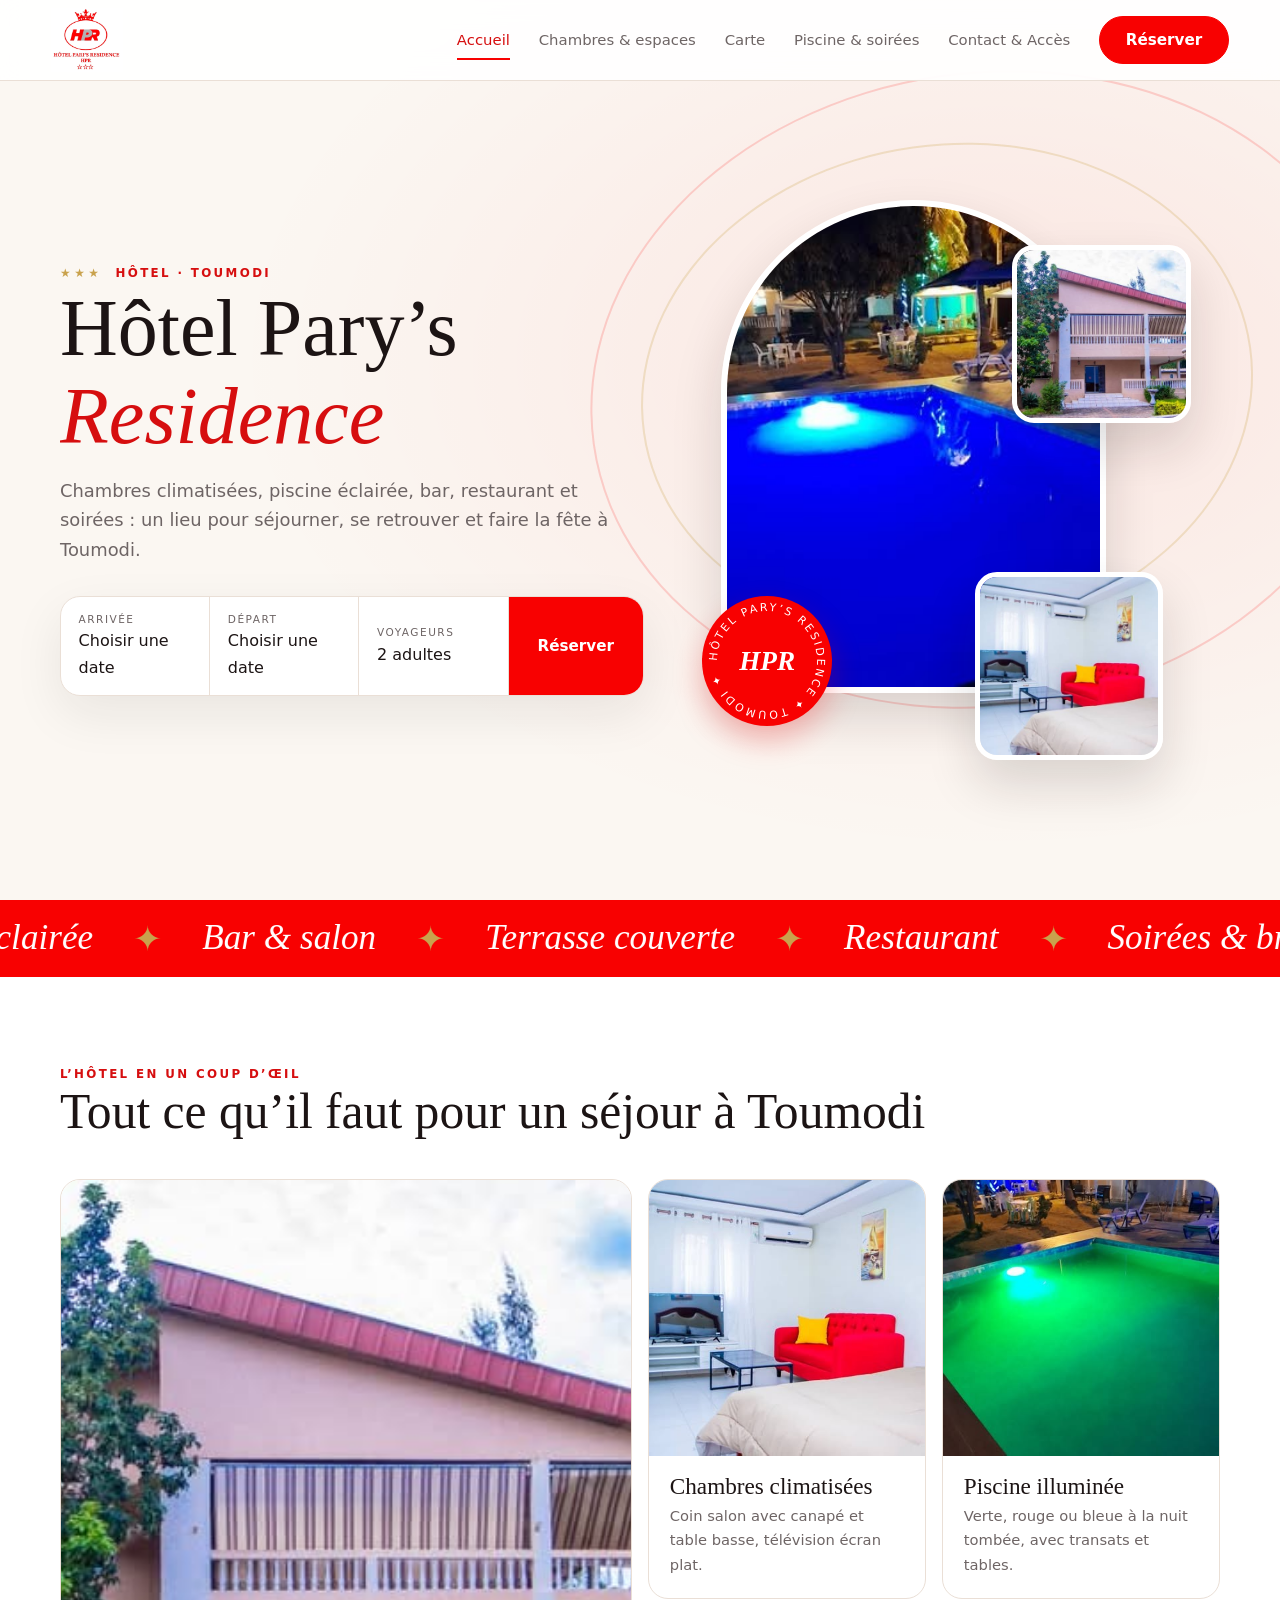
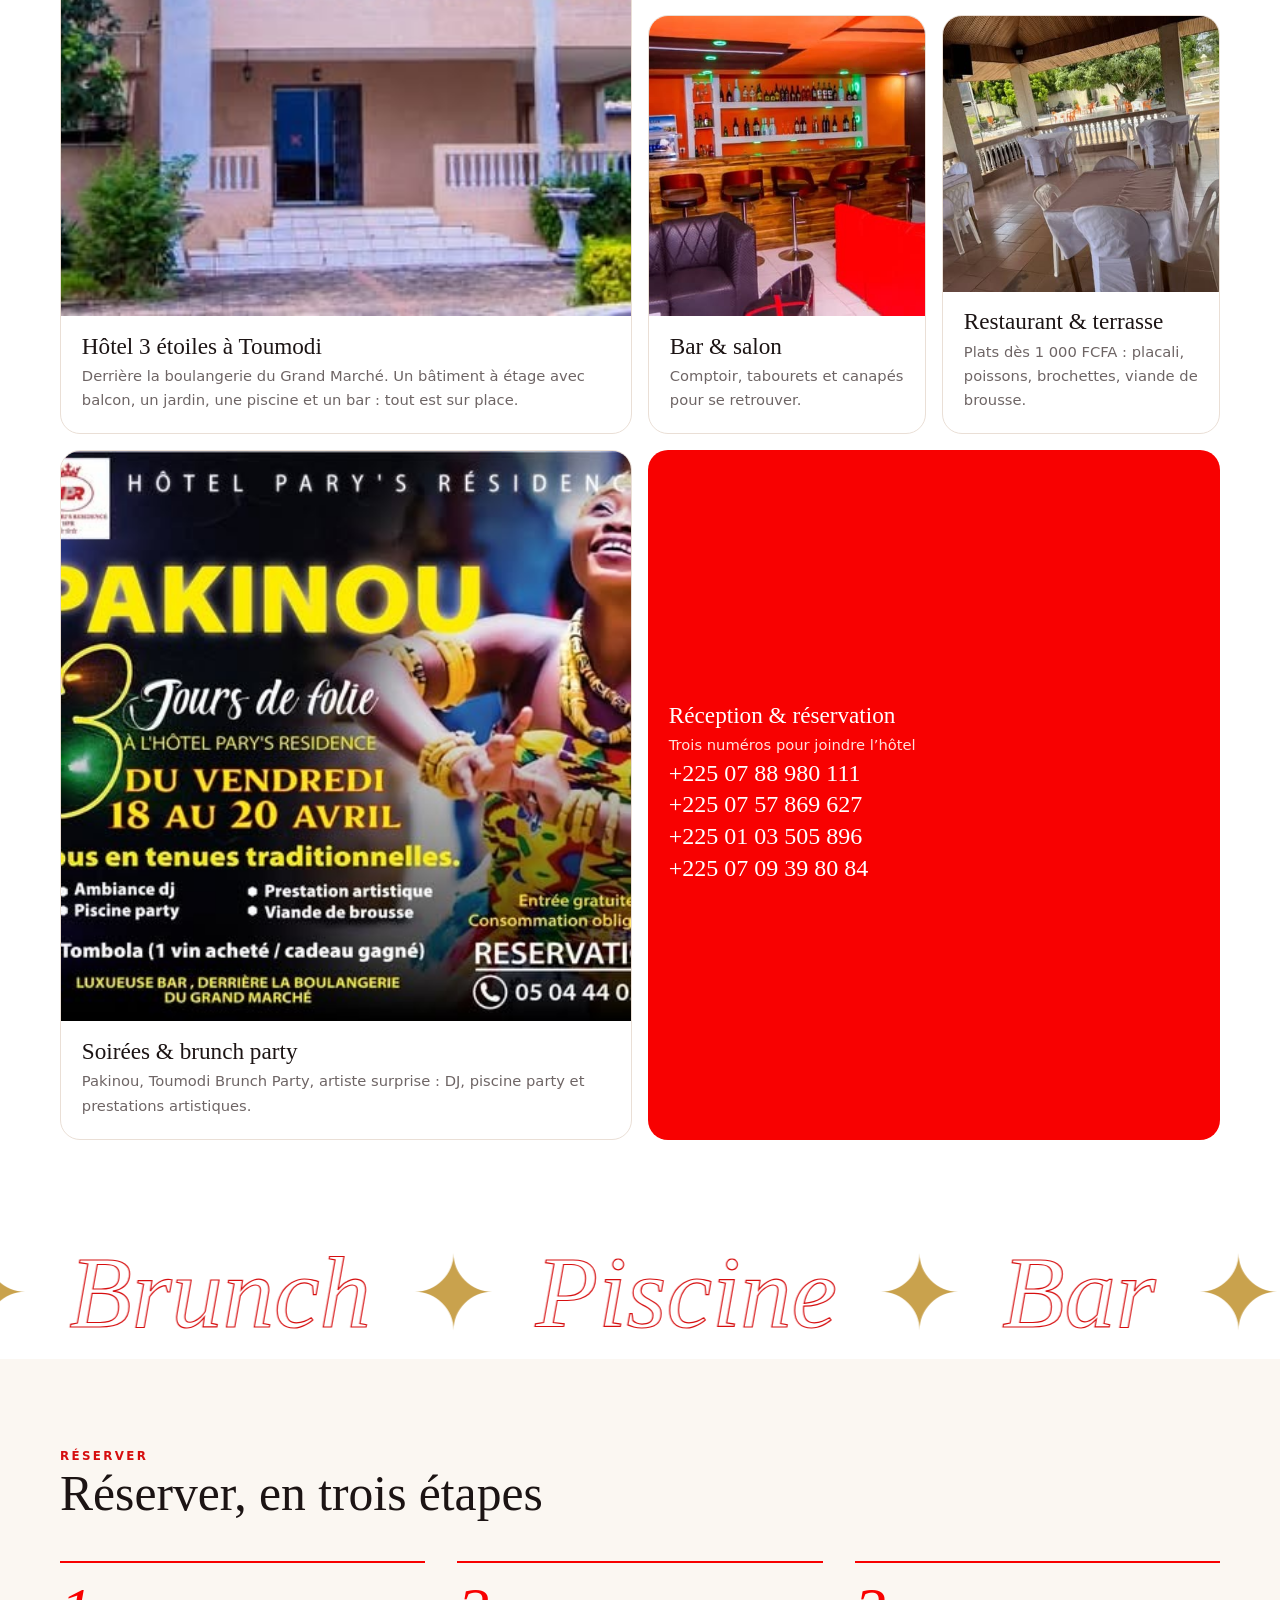
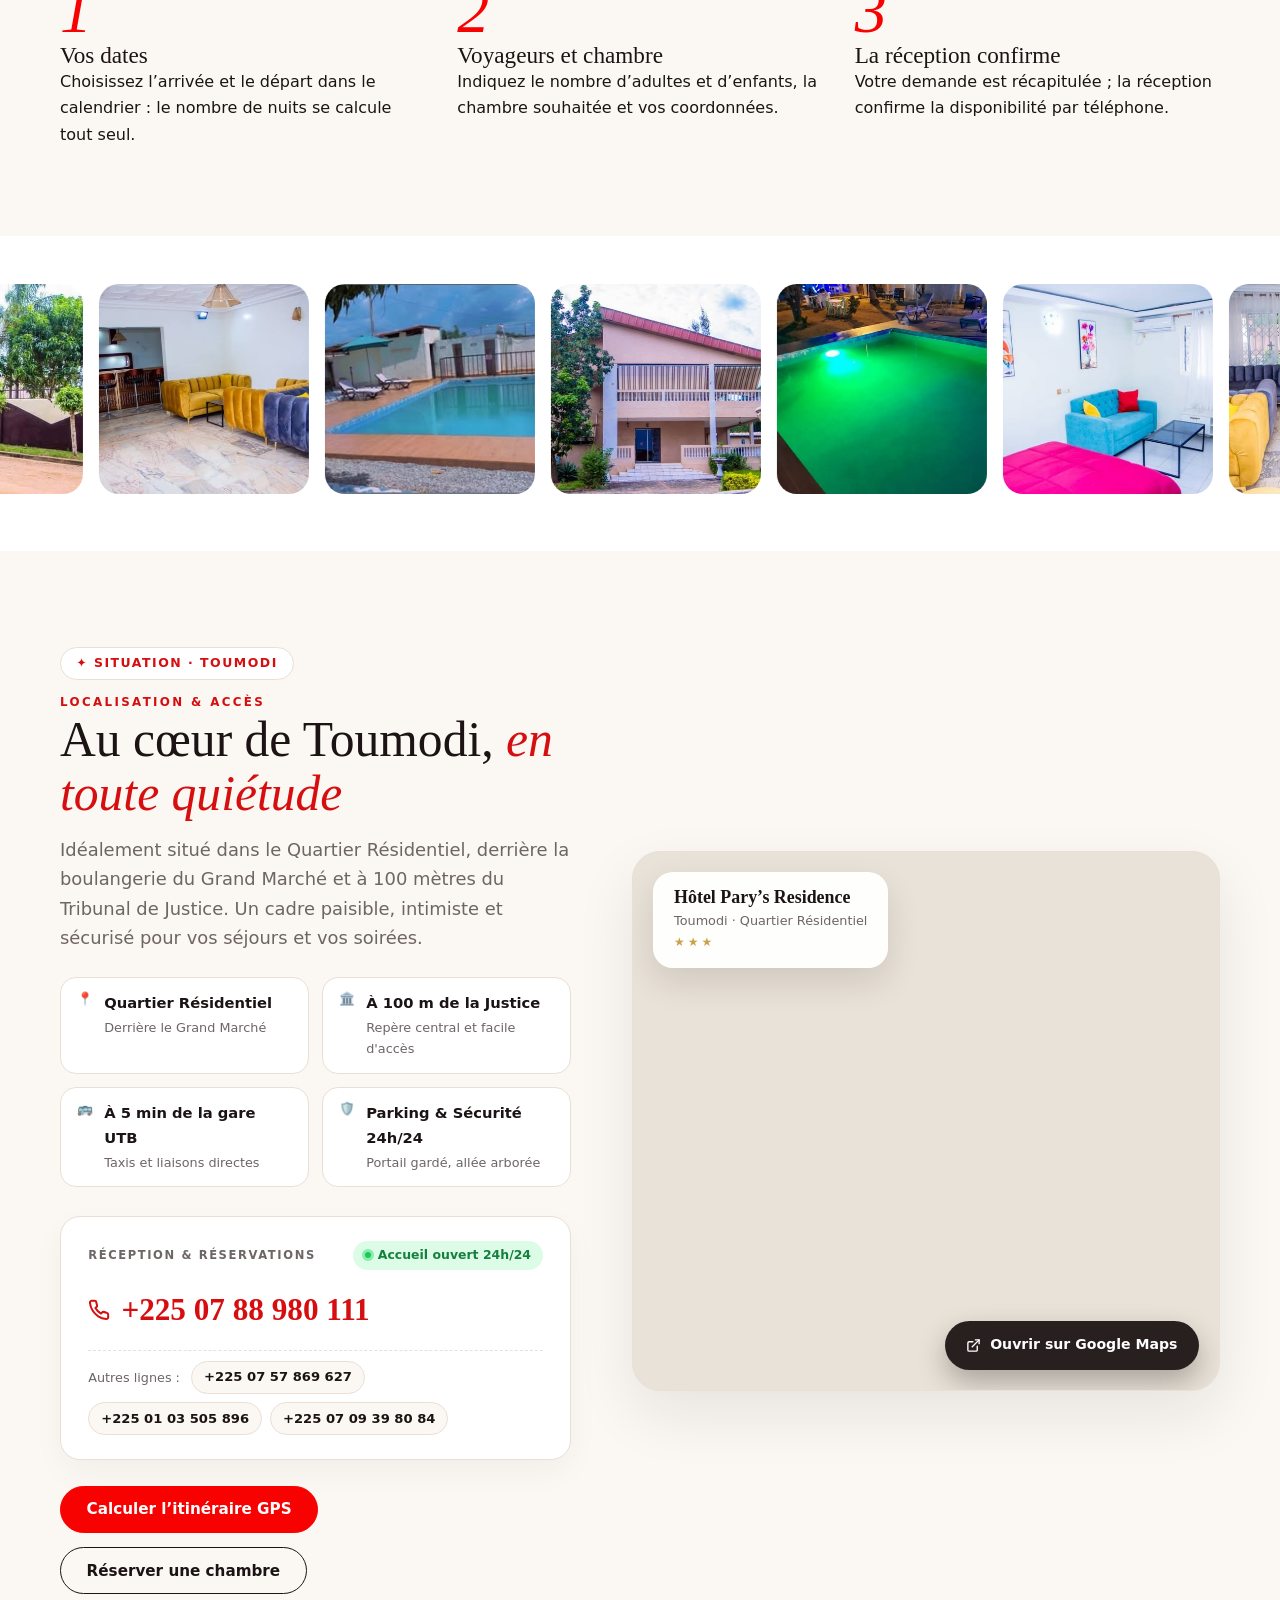
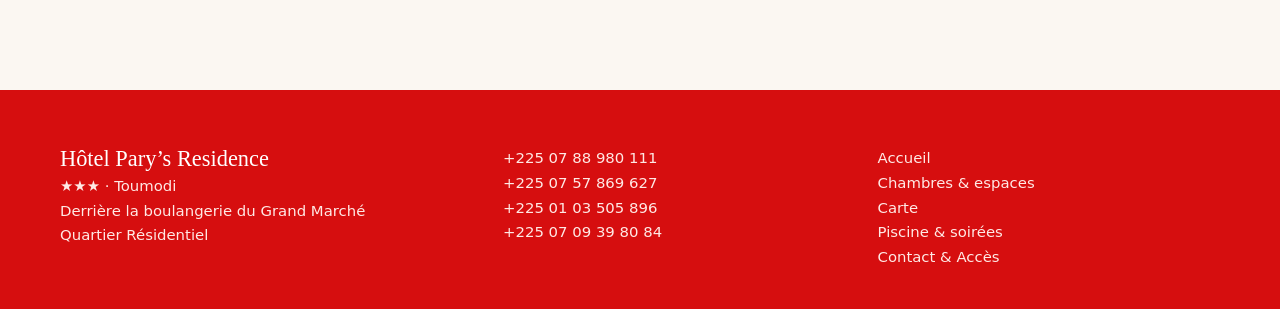
<file: index.html>
<!doctype html>
<html lang="fr">

<head>
    <meta charset="utf-8">
    <meta name="viewport" content="width=device-width,initial-scale=1">
    <title>Accueil · Hôtel Pary’s Residence, Toumodi</title>
    <link rel="icon" href="assets/img/logo.png">
    <link rel="stylesheet" href="css/style.css">
</head>

<body>
    <main>
        <section class="hero">
            <div class="ring"></div>
            <div class="ring b"></div>
            <div class="w">
                <div>
                    <p class="eyebrow up"><span class="st3">★★★</span> &nbsp;Hôtel · Toumodi</p>
                    <h1 data-split>Hôtel Pary’s <em>Residence</em></h1>
                    <p class="lead up d2">Chambres climatisées, piscine éclairée, bar, restaurant et soirées : un lieu
                        pour séjourner, se retrouver et faire la fête à Toumodi.</p>
                    <div class="bar up d3"><button class="f" data-book><small>Arrivée</small>Choisir une
                            date</button><button class="f" data-book><small>Départ</small>Choisir une
                            date</button><button class="f" data-book><small>Voyageurs</small>2 adultes</button><button
                            class="btn p" data-book>Réserver</button></div>
                </div>
                <div class="stage">
                    <div class="s1" data-z="14"><img src="assets/img/piscine-bleue.jpg"
                            alt="Piscine de l’hôtel éclairée la nuit"></div>
                    <div class="s2" data-z="34"><img src="assets/img/facade.jpg" alt="Façade de l’hôtel"></div>
                    <div class="s3" data-z="26"><img src="assets/img/chambre-rouge.jpg" alt="Chambre avec canapé rouge">
                    </div>
                    <div class="badge" data-z="-14"><svg viewBox="0 0 130 130">
                            <defs>
                                <path id="cp" d="M65,65 m-50,0 a50,50 0 1,1 100,0 a50,50 0 1,1 -100,0" />
                            </defs><text font-size="11" fill="#fff" letter-spacing="2.2">
                                <textPath href="#cp">HÔTEL PARY’S RESIDENCE ✦ TOUMODI ✦</textPath>
                            </text>
                        </svg><b>HPR</b></div>
                </div>
            </div>
        </section>
        <div class="mq " data-dir="-1" data-sp="0.6">
            <div class="t"><span>Chambres climatisées</span><i>✦</i><span>Piscine éclairée</span><i>✦</i><span>Bar &
                    salon</span><i>✦</i><span>Terrasse
                    couverte</span><i>✦</i><span>Restaurant</span><i>✦</i><span>Soirées & brunch party</span><i>✦</i>
            </div>
        </div>
        <section>
            <div class="w">
                <p class="eyebrow" data-r>L’hôtel en un coup d’œil</p>
                <h2 data-r>Tout ce qu’il faut pour un séjour à Toumodi</h2>
                <div class="bento"><a class="bt big" data-r href="chambres.html"><img src="assets/img/facade.jpg"
                            alt="Façade de l’hôtel Pary’s Residence">
                        <div>
                            <h3>Hôtel 3 étoiles à Toumodi</h3>
                            <p>Derrière la boulangerie du Grand Marché. Un bâtiment à étage avec balcon, un jardin, une
                                piscine et un bar : tout est sur place.</p>
                        </div>
                    </a><a class="bt " data-r href="chambres.html"><img src="assets/img/chambre-rouge.jpg"
                            alt="Chambre avec coin salon">
                        <div>
                            <h3>Chambres climatisées</h3>
                            <p>Coin salon avec canapé et table basse, télévision écran plat.</p>
                        </div>
                    </a><a class="bt " data-r href="piscine-soirees.html"><img src="assets/img/piscine-verte.jpg"
                            alt="Piscine éclairée en vert">
                        <div>
                            <h3>Piscine illuminée</h3>
                            <p>Verte, rouge ou bleue à la nuit tombée, avec transats et tables.</p>
                        </div>
                    </a><a class="bt " data-r href="chambres.html"><img src="assets/img/bar-orange.jpg"
                            alt="Bar orange avec ses tabourets">
                        <div>
                            <h3>Bar & salon</h3>
                            <p>Comptoir, tabourets et canapés pour se retrouver.</p>
                        </div>
                    </a><a class="bt " data-r href="carte.html"><img src="assets/img/terrasse.jpg"
                            alt="Terrasse couverte et tables dressées">
                        <div>
                            <h3>Restaurant & terrasse</h3>
                            <p>Plats dès 1 000 FCFA : placali, poissons, brochettes, viande de brousse.</p>
                        </div>
                    </a><a class="bt wide" data-r href="piscine-soirees.html"><img src="assets/img/affiche-pakinou.jpg"
                            alt="Affiche de la soirée Pakinou">
                        <div>
                            <h3>Soirées & brunch party</h3>
                            <p>Pakinou, Toumodi Brunch Party, artiste surprise : DJ, piscine party et prestations
                                artistiques.</p>
                        </div>
                    </a>
                    <div class="bt wide red" data-r>
                        <div>
                            <h3>Réception & réservation</h3>
                            <p>Trois numéros pour joindre l’hôtel</p><span data-tel></span>
                        </div>
                    </div>
                </div>
            </div>
        </section>
        <div class="mq o" data-dir="1" data-sp="0.4">
            <div class="t">
                <span>Piscine</span><i>✦</i><span>Bar</span><i>✦</i><span>Soirées</span><i>✦</i><span>Brunch</span><i>✦</i>
            </div>
        </div>
        <section class="alt">
            <div class="w">
                <p class="eyebrow" data-r>Réserver</p>
                <h2 data-r>Réserver, en trois étapes</h2>
                <div class="steps">
                    <div data-r><b>1</b>
                        <h3>Vos dates</h3>
                        <p>Choisissez l’arrivée et le départ dans le calendrier : le nombre de nuits se calcule tout
                            seul.</p>
                    </div>
                    <div data-r><b>2</b>
                        <h3>Voyageurs et chambre</h3>
                        <p>Indiquez le nombre d’adultes et d’enfants, la chambre souhaitée et vos coordonnées.</p>
                    </div>
                    <div data-r><b>3</b>
                        <h3>La réception confirme</h3>
                        <p>Votre demande est récapitulée ; la réception confirme la disponibilité par téléphone.</p>
                    </div>
                </div>
            </div>
        </section>
        <section style="padding:3rem 0">
            <div class="mq g gal" data-dir="1" data-sp=".5">
                <div class="t"><img src="assets/img/facade.jpg" alt="facade"><img src="assets/img/piscine-verte.jpg"
                        alt="piscine verte"><img src="assets/img/chambre-bleue.jpg" alt="chambre bleue"><img
                        src="assets/img/salon-gris.jpg" alt="salon gris"><img src="assets/img/piscine-rouge.jpg"
                        alt="piscine rouge"><img src="assets/img/bar-orange.jpg" alt="bar orange"><img
                        src="assets/img/terrasse.jpg" alt="terrasse"><img src="assets/img/chambre-rouge.jpg"
                        alt="chambre rouge"><img src="assets/img/piscine-bleue.jpg" alt="piscine bleue"><img
                        src="assets/img/bar-bois.jpg" alt="bar bois"><img src="assets/img/rue.jpg" alt="rue"><img
                        src="assets/img/salon-jaune.jpg" alt="salon jaune"><img src="assets/img/piscine-jour.jpg"
                        alt="piscine jour"></div>
            </div>
        </section>
        <section class="sec-location" id="contact">
            <div class="w" data-r>
                <div class="loc-grid">
                    <div class="loc-content">
                        <span class="loc-badge">✦ Situation · Toumodi</span>
                        <p class="eyebrow">Localisation & Accès</p>
                        <h2>Au cœur de Toumodi, <em>en toute quiétude</em></h2>
                        <p class="lead">Idéalement situé dans le Quartier Résidentiel, derrière la boulangerie du Grand Marché et à 100 mètres du Tribunal de Justice. Un cadre paisible, intimiste et sécurisé pour vos séjours et vos soirées.</p>

                        <div class="loc-points">
                            <div class="loc-point-item">
                                <span class="loc-point-icon">📍</span>
                                <div>
                                    <b>Quartier Résidentiel</b>
                                    <span>Derrière le Grand Marché</span>
                                </div>
                            </div>
                            <div class="loc-point-item">
                                <span class="loc-point-icon">🏛️</span>
                                <div>
                                    <b>À 100 m de la Justice</b>
                                    <span>Repère central et facile d'accès</span>
                                </div>
                            </div>
                            <div class="loc-point-item">
                                <span class="loc-point-icon">🚌</span>
                                <div>
                                    <b>À 5 min de la gare UTB</b>
                                    <span>Taxis et liaisons directes</span>
                                </div>
                            </div>
                            <div class="loc-point-item">
                                <span class="loc-point-icon">🛡️</span>
                                <div>
                                    <b>Parking & Sécurité 24h/24</b>
                                    <span>Portail gardé, allée arborée</span>
                                </div>
                            </div>
                        </div>

                        <div class="loc-reception-card">
                            <div class="loc-reception-top">
                                <small>Réception & Réservations</small>
                                <span class="loc-status-pill">Accueil ouvert 24h/24</span>
                            </div>
                            <a class="loc-phone-lead" href="tel:+2250788980111">
                                <svg width="22" height="22" viewBox="0 0 24 24" fill="none" stroke="currentColor" stroke-width="2.2" stroke-linecap="round" stroke-linejoin="round"><path d="M22 16.92v3a2 2 0 0 1-2.18 2 19.79 19.79 0 0 1-8.63-3.07 19.5 19.5 0 0 1-6-6 19.79 19.79 0 0 1-3.07-8.67A2 2 0 0 1 4.11 2h3a2 2 0 0 1 2 1.72 12.84 12.84 0 0 0 .7 2.81 2 2 0 0 1-.45 2.11L8.09 9.91a16 16 0 0 0 6 6l1.27-1.27a2 2 0 0 1 2.11-.45 12.84 12.84 0 0 0 2.81.7A2 2 0 0 1 22 16.92z"/></svg>
                                +225 07 88 980 111
                            </a>
                            <div class="loc-phone-tags">
                                <span class="sub-lbl">Autres lignes :</span>
                                <a class="loc-phone-tag" href="tel:+2250757869627">+225 07 57 869 627</a>
                                <a class="loc-phone-tag" href="tel:+2250103505896">+225 01 03 505 896</a>
                                <a class="loc-phone-tag" href="tel:+2250709398084">+225 07 09 39 80 84</a>
                            </div>
                        </div>

                        <div class="loc-btn-group">
                            <a class="btn p" href="https://www.google.com/maps/dir/?api=1&destination=6.5628285,-5.0307238" target="_blank" rel="noopener">
                                Calculer l’itinéraire GPS
                            </a>
                            <button class="btn" data-book>
                                Réserver une chambre
                            </button>
                        </div>
                    </div>

                    <div class="loc-map-frame">
                        <div class="loc-badge-glass">
                            <b>Hôtel Pary’s Residence</b>
                            <p>Toumodi · Quartier Résidentiel</p>
                            <div class="stars">★★★</div>
                        </div>

                        <iframe
                            src="https://www.google.com/maps/embed?pb=!1m18!1m12!1m3!1d3963.6734!2d-5.0307238!3d6.5628285!2m3!1f0!2f0!3f0!3m2!1i1024!2i768!4f13.1!3m3!1m2!1s0xfc7590fefa607f9%3A0xbf7acc78af5a5b27!2sHOTEL%20RESIDENCE%20PARY%27S!5e0!3m2!1sfr!2sci!4v1710000000000!5m2!1sfr!2sci"
                            title="Emplacement Google Maps de l’Hôtel Pary’s Residence Toumodi"
                            width="100%"
                            height="100%"
                            style="border:0;"
                            allowfullscreen=""
                            loading="lazy"
                            referrerpolicy="no-referrer-when-downgrade">
                        </iframe>

                        <a class="loc-pill-float" href="https://www.google.com/maps/place/HOTEL+RESIDENCE+PARY'S/@6.5628285,-5.0307238,17z/data=!3m1!4b1!4m6!3m5!1s0xfc7590fefa607f9:0xbf7acc78af5a5b27!8m2!3d6.5628285!4d-5.0307238!16s%2Fg%2F11vpv323kg" target="_blank" rel="noopener">
                            <svg width="15" height="15" viewBox="0 0 24 24" fill="none" stroke="currentColor" stroke-width="2.2" stroke-linecap="round" stroke-linejoin="round"><path d="M18 13v6a2 2 0 0 1-2 2H5a2 2 0 0 1-2-2V8a2 2 0 0 1 2-2h6"/><polyline points="15 3 21 3 21 9"/><line x1="10" y1="14" x2="21" y2="3"/></svg>
                            Ouvrir sur Google Maps
                        </a>
                    </div>
                </div>
            </div>
        </section>
    </main>
    <script src="js/site.js"></script>
</body>

</html>
</file>
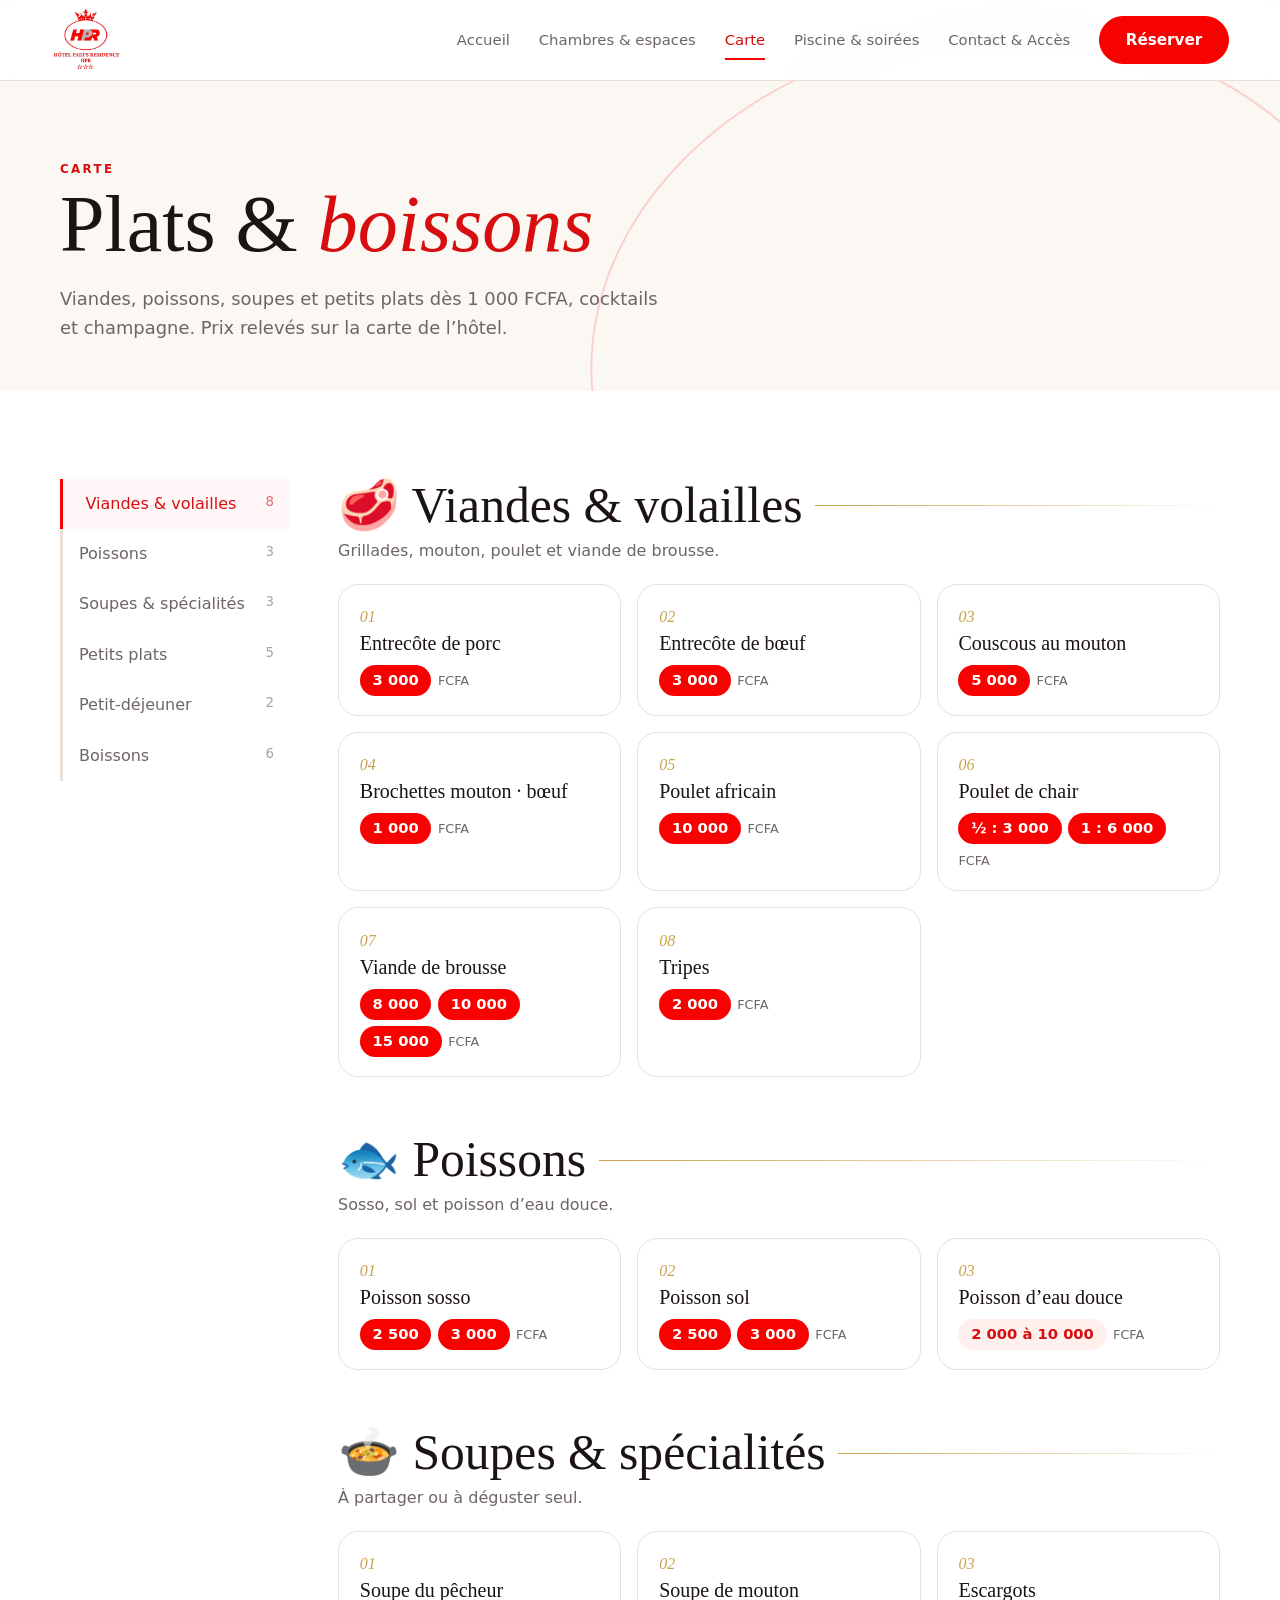
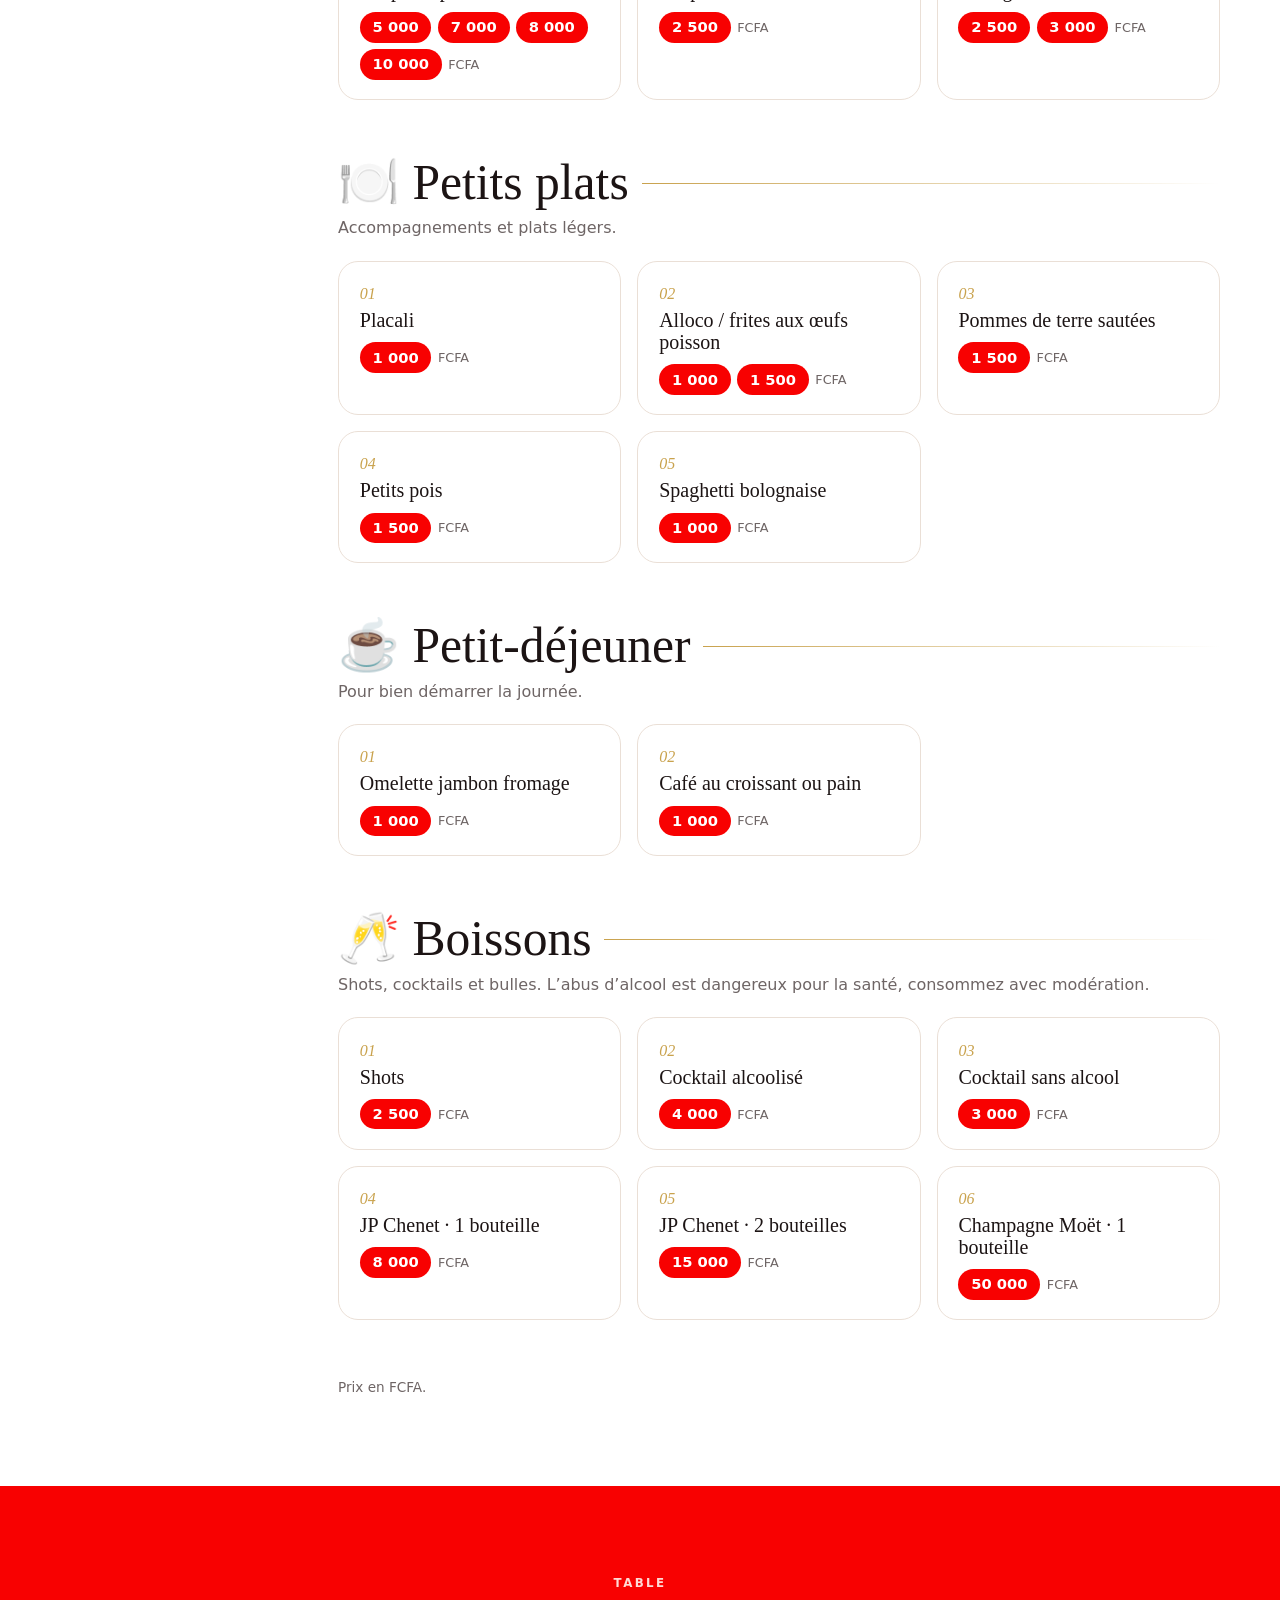
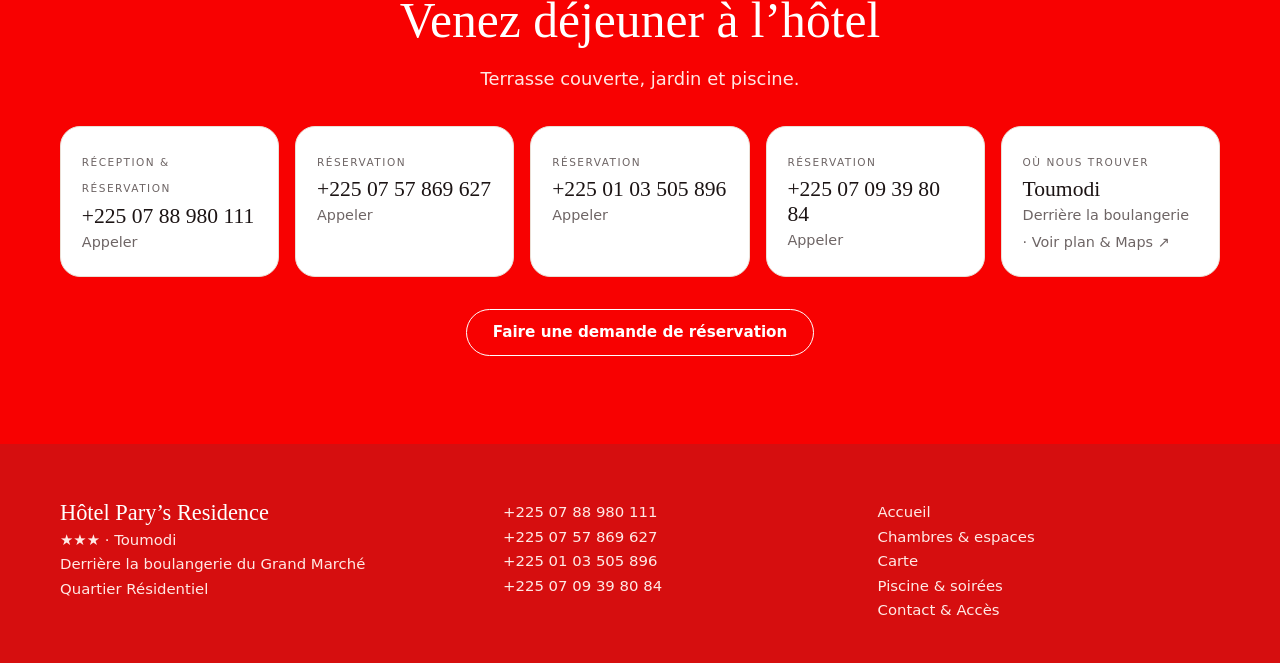
<file: carte.html>
<!doctype html>
<html lang="fr">

<head>
    <meta charset="utf-8">
    <meta name="viewport" content="width=device-width,initial-scale=1">
    <title>Carte · Hôtel Pary’s Residence, Toumodi</title>
    <link rel="icon" href="assets/img/logo.png">
    <link rel="stylesheet" href="css/style.css">
</head>

<body>
    <main>
        <section class="phead">
            <div class="ring"></div>
            <div class="w">
                <p class="eyebrow up">Carte</p>
                <h1 class="up d1">Plats & <em>boissons</em></h1>
                <p class="lead up d2">Viandes, poissons, soupes et petits plats dès 1 000 FCFA, cocktails et champagne.
                    Prix relevés sur la carte de l’hôtel.</p>
            </div>
        </section>
        <section>
            <div class="w mn">
                <nav class="sn"><a href="#c1">Viandes & volailles<small>8</small></a><a
                        href="#c2">Poissons<small>3</small></a><a href="#c3">Soupes & spécialités<small>3</small></a><a
                        href="#c4">Petits plats<small>5</small></a><a href="#c5">Petit-déjeuner<small>2</small></a><a
                        href="#c6">Boissons<small>6</small></a></nav>
                <div>
                    <div class="cat" id="c1">
                        <h2>🥩 Viandes & volailles</h2>
                        <p>Grillades, mouton, poulet et viande de brousse.</p>
                        <div class="dg">
                            <div class="dish" data-r><small>01</small>
                                <h3>Entrecôte de porc</h3>
                                <div class="pr"><span class="">3 000</span><em>FCFA</em></div>
                            </div>
                            <div class="dish" data-r><small>02</small>
                                <h3>Entrecôte de bœuf</h3>
                                <div class="pr"><span class="">3 000</span><em>FCFA</em></div>
                            </div>
                            <div class="dish" data-r><small>03</small>
                                <h3>Couscous au mouton</h3>
                                <div class="pr"><span class="">5 000</span><em>FCFA</em></div>
                            </div>
                            <div class="dish" data-r><small>04</small>
                                <h3>Brochettes mouton · bœuf</h3>
                                <div class="pr"><span class="">1 000</span><em>FCFA</em></div>
                            </div>
                            <div class="dish" data-r><small>05</small>
                                <h3>Poulet africain</h3>
                                <div class="pr"><span class="">10 000</span><em>FCFA</em></div>
                            </div>
                            <div class="dish" data-r><small>06</small>
                                <h3>Poulet de chair</h3>
                                <div class="pr"><span class="">½ : 3 000</span><span class="">1 : 6
                                        000</span><em>FCFA</em></div>
                            </div>
                            <div class="dish" data-r><small>07</small>
                                <h3>Viande de brousse</h3>
                                <div class="pr"><span class="">8 000</span><span class="">10 000</span><span class="">15
                                        000</span><em>FCFA</em></div>
                            </div>
                            <div class="dish" data-r><small>08</small>
                                <h3>Tripes</h3>
                                <div class="pr"><span class="">2 000</span><em>FCFA</em></div>
                            </div>
                        </div>
                    </div>
                    <div class="cat" id="c2">
                        <h2>🐟 Poissons</h2>
                        <p>Sosso, sol et poisson d’eau douce.</p>
                        <div class="dg">
                            <div class="dish" data-r><small>01</small>
                                <h3>Poisson sosso</h3>
                                <div class="pr"><span class="">2 500</span><span class="">3 000</span><em>FCFA</em>
                                </div>
                            </div>
                            <div class="dish" data-r><small>02</small>
                                <h3>Poisson sol</h3>
                                <div class="pr"><span class="">2 500</span><span class="">3 000</span><em>FCFA</em>
                                </div>
                            </div>
                            <div class="dish" data-r><small>03</small>
                                <h3>Poisson d’eau douce</h3>
                                <div class="pr"><span class="o">2 000 à 10 000</span><em>FCFA</em></div>
                            </div>
                        </div>
                    </div>
                    <div class="cat" id="c3">
                        <h2>🍲 Soupes & spécialités</h2>
                        <p>À partager ou à déguster seul.</p>
                        <div class="dg">
                            <div class="dish" data-r><small>01</small>
                                <h3>Soupe du pêcheur</h3>
                                <div class="pr"><span class="">5 000</span><span class="">7 000</span><span class="">8
                                        000</span><span class="">10 000</span><em>FCFA</em></div>
                            </div>
                            <div class="dish" data-r><small>02</small>
                                <h3>Soupe de mouton</h3>
                                <div class="pr"><span class="">2 500</span><em>FCFA</em></div>
                            </div>
                            <div class="dish" data-r><small>03</small>
                                <h3>Escargots</h3>
                                <div class="pr"><span class="">2 500</span><span class="">3 000</span><em>FCFA</em>
                                </div>
                            </div>
                        </div>
                    </div>
                    <div class="cat" id="c4">
                        <h2>🍽️ Petits plats</h2>
                        <p>Accompagnements et plats légers.</p>
                        <div class="dg">
                            <div class="dish" data-r><small>01</small>
                                <h3>Placali</h3>
                                <div class="pr"><span class="">1 000</span><em>FCFA</em></div>
                            </div>
                            <div class="dish" data-r><small>02</small>
                                <h3>Alloco / frites aux œufs poisson</h3>
                                <div class="pr"><span class="">1 000</span><span class="">1 500</span><em>FCFA</em>
                                </div>
                            </div>
                            <div class="dish" data-r><small>03</small>
                                <h3>Pommes de terre sautées</h3>
                                <div class="pr"><span class="">1 500</span><em>FCFA</em></div>
                            </div>
                            <div class="dish" data-r><small>04</small>
                                <h3>Petits pois</h3>
                                <div class="pr"><span class="">1 500</span><em>FCFA</em></div>
                            </div>
                            <div class="dish" data-r><small>05</small>
                                <h3>Spaghetti bolognaise</h3>
                                <div class="pr"><span class="">1 000</span><em>FCFA</em></div>
                            </div>
                        </div>
                    </div>
                    <div class="cat" id="c5">
                        <h2>☕ Petit-déjeuner</h2>
                        <p>Pour bien démarrer la journée.</p>
                        <div class="dg">
                            <div class="dish" data-r><small>01</small>
                                <h3>Omelette jambon fromage</h3>
                                <div class="pr"><span class="">1 000</span><em>FCFA</em></div>
                            </div>
                            <div class="dish" data-r><small>02</small>
                                <h3>Café au croissant ou pain</h3>
                                <div class="pr"><span class="">1 000</span><em>FCFA</em></div>
                            </div>
                        </div>
                    </div>
                    <div class="cat" id="c6">
                        <h2>🥂 Boissons</h2>
                        <p>Shots, cocktails et bulles. L’abus d’alcool est dangereux pour la santé, consommez avec
                            modération.</p>
                        <div class="dg">
                            <div class="dish" data-r><small>01</small>
                                <h3>Shots</h3>
                                <div class="pr"><span class="">2 500</span><em>FCFA</em></div>
                            </div>
                            <div class="dish" data-r><small>02</small>
                                <h3>Cocktail alcoolisé</h3>
                                <div class="pr"><span class="">4 000</span><em>FCFA</em></div>
                            </div>
                            <div class="dish" data-r><small>03</small>
                                <h3>Cocktail sans alcool</h3>
                                <div class="pr"><span class="">3 000</span><em>FCFA</em></div>
                            </div>
                            <div class="dish" data-r><small>04</small>
                                <h3>JP Chenet · 1 bouteille</h3>
                                <div class="pr"><span class="">8 000</span><em>FCFA</em></div>
                            </div>
                            <div class="dish" data-r><small>05</small>
                                <h3>JP Chenet · 2 bouteilles</h3>
                                <div class="pr"><span class="">15 000</span><em>FCFA</em></div>
                            </div>
                            <div class="dish" data-r><small>06</small>
                                <h3>Champagne Moët · 1 bouteille</h3>
                                <div class="pr"><span class="">50 000</span><em>FCFA</em></div>
                            </div>
                        </div>
                    </div>
                    <p class="note">Prix en FCFA.</p>
                </div>
            </div>
        </section>
        <section class="band">
            <div class="w" data-r>
                <p class="eyebrow">Table</p>
                <h2>Venez déjeuner à l’hôtel</h2>
                <p class="lead">Terrasse couverte, jardin et piscine.</p>
                <div data-cc></div><button class="btn w2" style="margin-top:2rem" data-book>Faire une demande de
                    réservation</button>
            </div>
        </section>
    </main>
    <script src="js/site.js"></script>
</body>

</html>
</file>
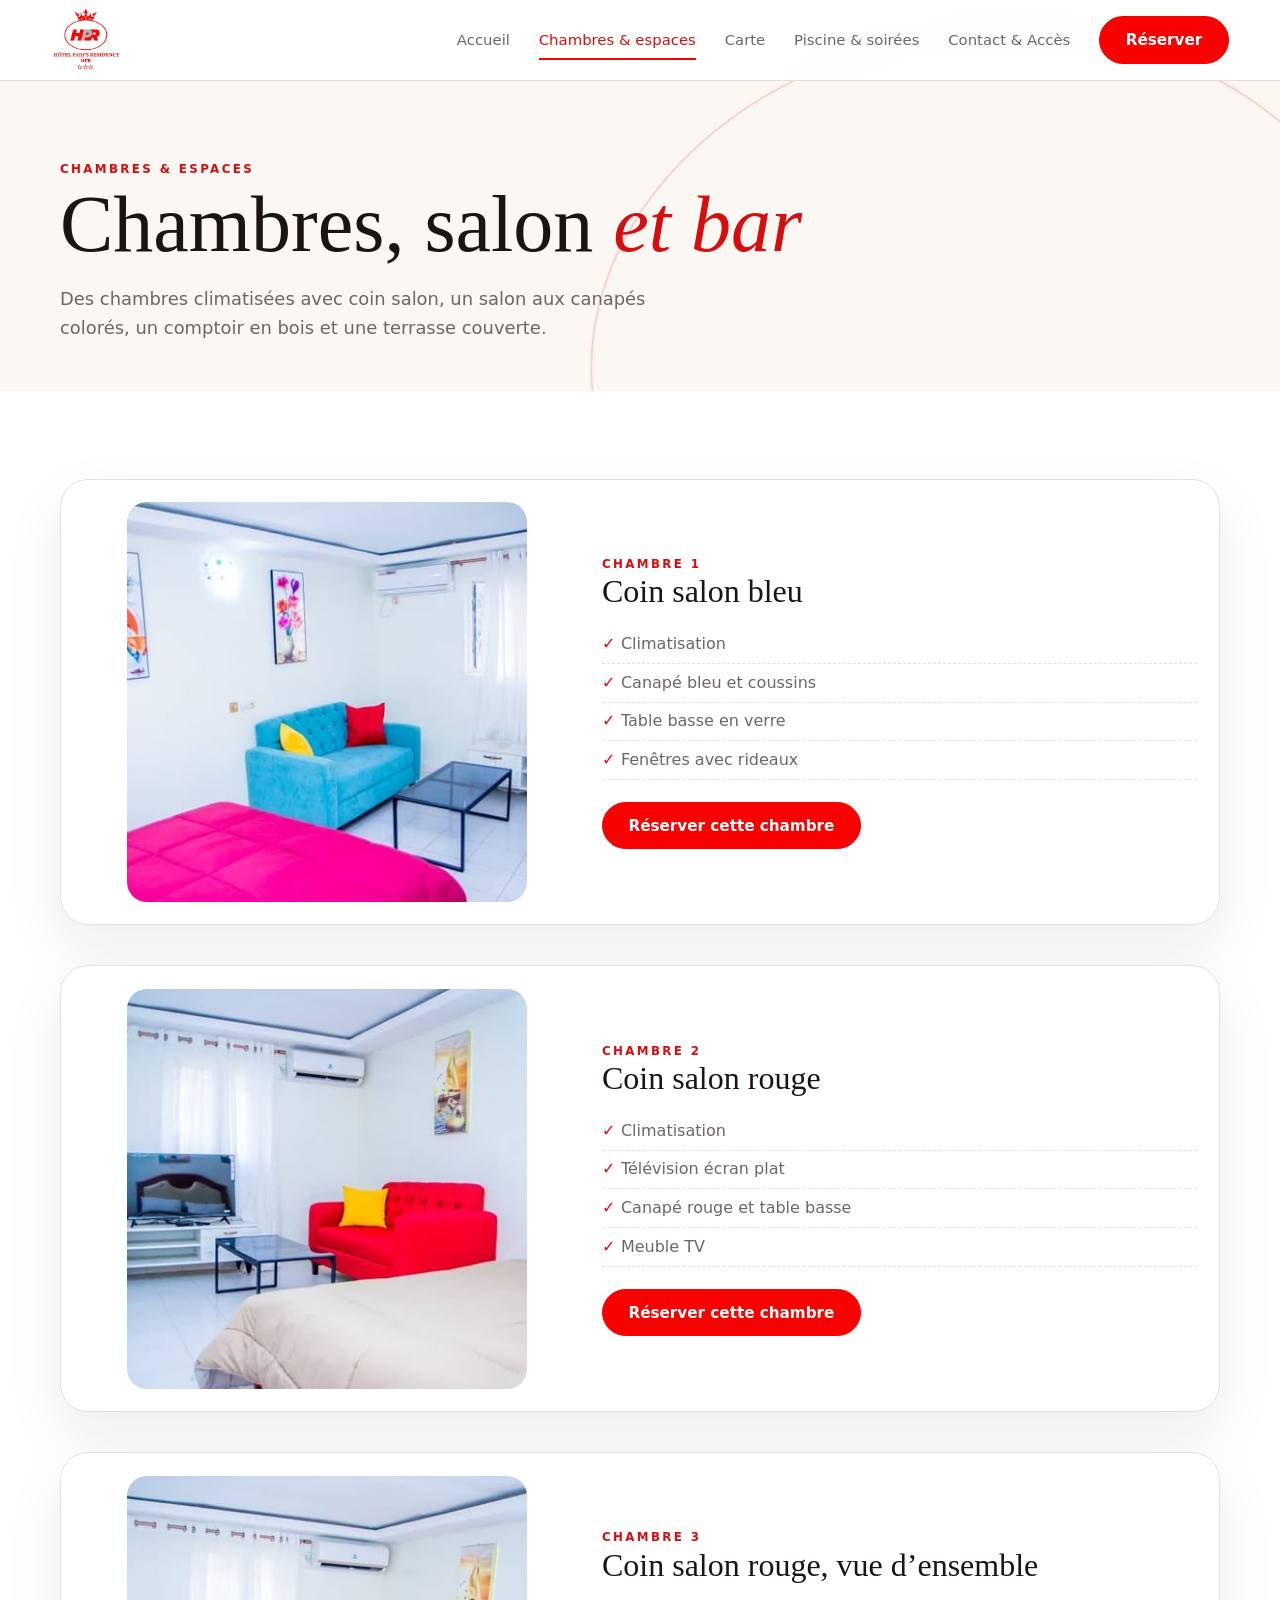
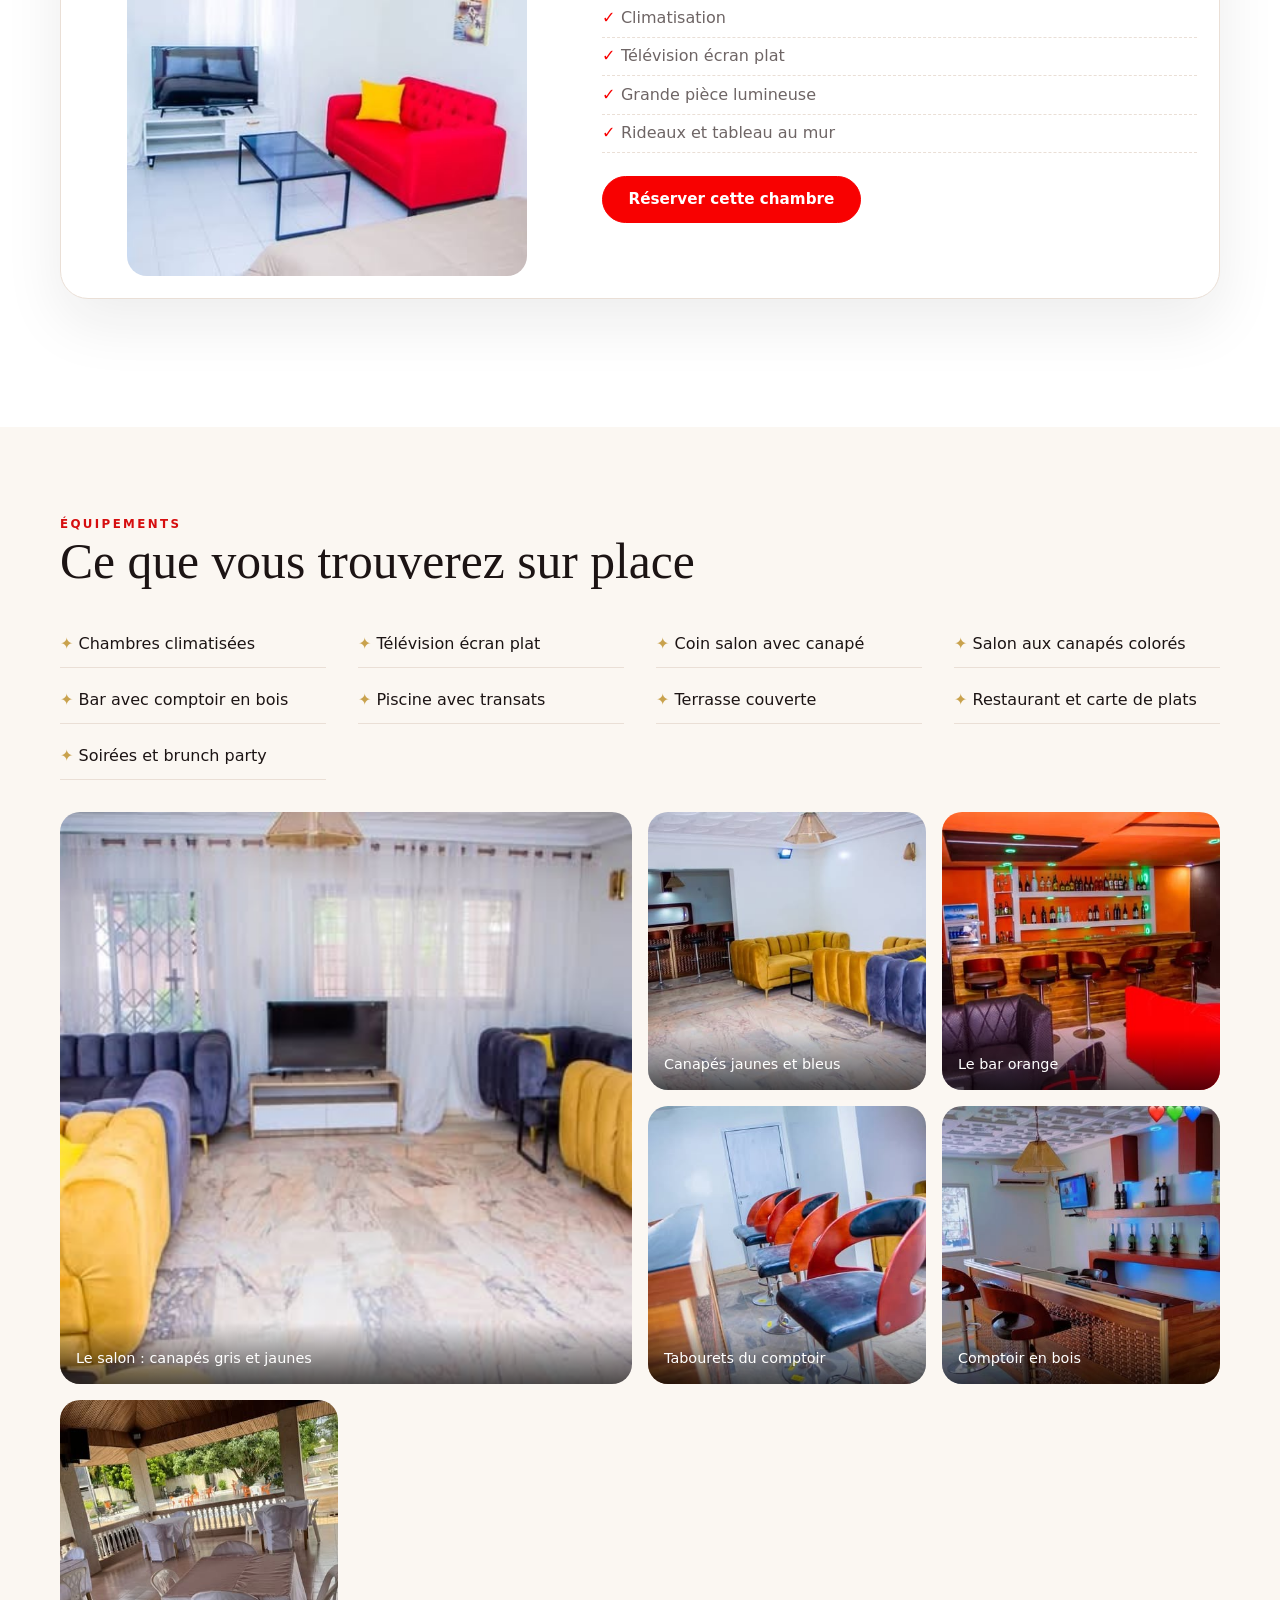
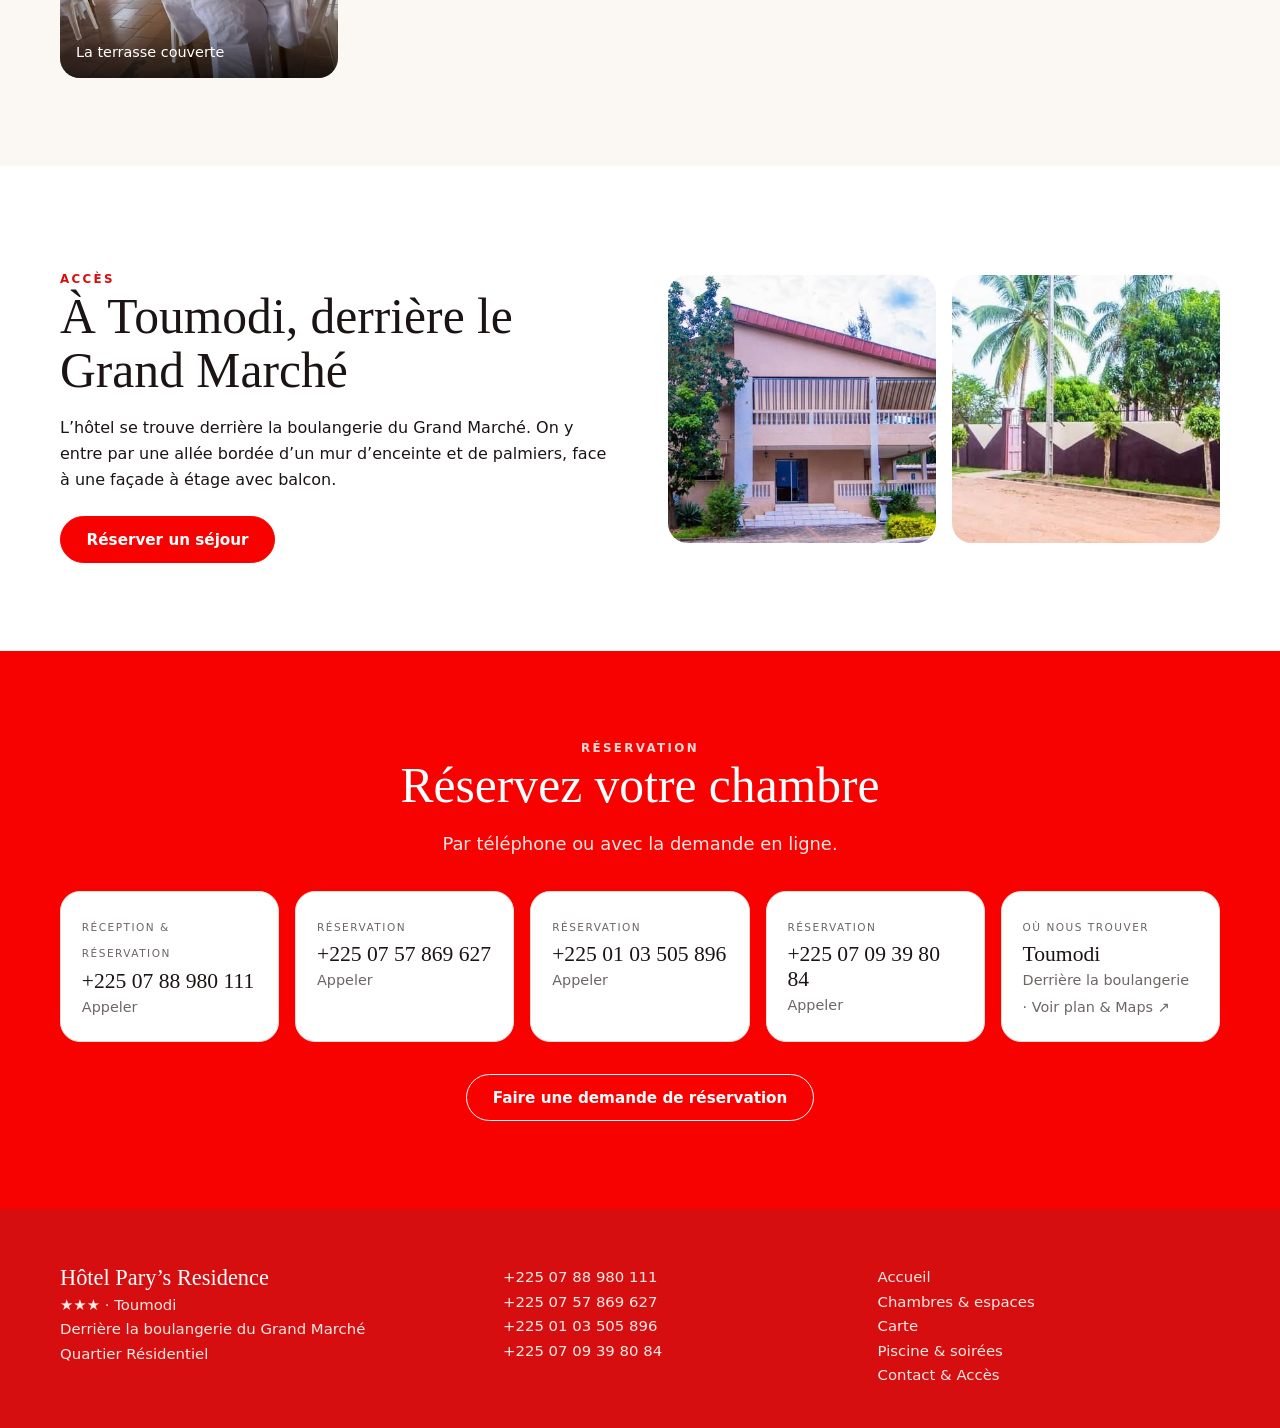
<file: chambres.html>
<!doctype html>
<html lang="fr">

<head>
    <meta charset="utf-8">
    <meta name="viewport" content="width=device-width,initial-scale=1">
    <title>Chambres & espaces · Hôtel Pary’s Residence, Toumodi</title>
    <link rel="icon" href="assets/img/logo.png">
    <link rel="stylesheet" href="css/style.css">
</head>

<body>
    <main>
        <section class="phead">
            <div class="ring"></div>
            <div class="w">
                <p class="eyebrow up">Chambres & espaces</p>
                <h1 class="up d1">Chambres, salon <em>et bar</em></h1>
                <p class="lead up d2">Des chambres climatisées avec coin salon, un salon aux canapés colorés, un
                    comptoir en bois et une terrasse couverte.</p>
            </div>
        </section>
        <section>
            <div class="w stk">
                <article data-r><img src="assets/img/chambre-bleue.jpg" alt="Coin salon bleu">
                    <div>
                        <p class="eyebrow">Chambre 1</p>
                        <h3>Coin salon bleu</h3>
                        <ul>
                            <li>Climatisation</li>
                            <li>Canapé bleu et coussins</li>
                            <li>Table basse en verre</li>
                            <li>Fenêtres avec rideaux</li>
                        </ul><button class="btn p" data-book data-room="Chambre · coin salon bleu">Réserver cette
                            chambre</button>
                    </div>
                </article>
                <article data-r><img src="assets/img/chambre-rouge.jpg" alt="Coin salon rouge">
                    <div>
                        <p class="eyebrow">Chambre 2</p>
                        <h3>Coin salon rouge</h3>
                        <ul>
                            <li>Climatisation</li>
                            <li>Télévision écran plat</li>
                            <li>Canapé rouge et table basse</li>
                            <li>Meuble TV</li>
                        </ul><button class="btn p" data-book data-room="Chambre · coin salon rouge">Réserver cette
                            chambre</button>
                    </div>
                </article>
                <article data-r><img src="assets/img/chambre-rouge-2.jpg" alt="Coin salon rouge, vue d’ensemble">
                    <div>
                        <p class="eyebrow">Chambre 3</p>
                        <h3>Coin salon rouge, vue d’ensemble</h3>
                        <ul>
                            <li>Climatisation</li>
                            <li>Télévision écran plat</li>
                            <li>Grande pièce lumineuse</li>
                            <li>Rideaux et tableau au mur</li>
                        </ul><button class="btn p" data-book data-room="Chambre · coin salon rouge">Réserver cette
                            chambre</button>
                    </div>
                </article>
            </div>
        </section>
        <section class="alt">
            <div class="w">
                <p class="eyebrow" data-r>Équipements</p>
                <h2 data-r>Ce que vous trouverez sur place</h2>
                <ul class="chk" data-r>
                    <li>Chambres climatisées</li>
                    <li>Télévision écran plat</li>
                    <li>Coin salon avec canapé</li>
                    <li>Salon aux canapés colorés</li>
                    <li>Bar avec comptoir en bois</li>
                    <li>Piscine avec transats</li>
                    <li>Terrasse couverte</li>
                    <li>Restaurant et carte de plats</li>
                    <li>Soirées et brunch party</li>
                </ul>
                <div class="mos">
                    <figure data-r><img src="assets/img/salon-gris.jpg" alt="Le salon : canapés gris et jaunes">
                        <figcaption>Le salon : canapés gris et jaunes</figcaption>
                    </figure>
                    <figure data-r><img src="assets/img/salon-jaune.jpg" alt="Canapés jaunes et bleus">
                        <figcaption>Canapés jaunes et bleus</figcaption>
                    </figure>
                    <figure data-r><img src="assets/img/bar-orange.jpg" alt="Le bar orange">
                        <figcaption>Le bar orange</figcaption>
                    </figure>
                    <figure data-r><img src="assets/img/bar-tabourets.jpg" alt="Tabourets du comptoir">
                        <figcaption>Tabourets du comptoir</figcaption>
                    </figure>
                    <figure data-r><img src="assets/img/bar-bois.jpg" alt="Comptoir en bois">
                        <figcaption>Comptoir en bois</figcaption>
                    </figure>
                    <figure data-r><img src="assets/img/terrasse.jpg" alt="La terrasse couverte">
                        <figcaption>La terrasse couverte</figcaption>
                    </figure>
                </div>
            </div>
        </section>
        <section>
            <div class="w">
                <div class="row">
                    <div class="tx" data-r>
                        <p class="eyebrow">Accès</p>
                        <h2>À Toumodi, derrière le Grand Marché</h2>
                        <p>L’hôtel se trouve derrière la boulangerie du Grand Marché. On y entre par une allée bordée
                            d’un mur d’enceinte et de palmiers, face à une façade à étage avec balcon.</p><button
                            class="btn p" data-book>Réserver un séjour</button>
                    </div>
                    <div class="tx" data-r style="display:grid;grid-template-columns:1fr 1fr;gap:1rem"><img
                            style="border-radius:20px;aspect-ratio:1;object-fit:cover" src="assets/img/facade.jpg"
                            alt="Façade avec balcon"><img style="border-radius:20px;aspect-ratio:1;object-fit:cover"
                            src="assets/img/rue.jpg" alt="Mur d’enceinte et palmiers côté rue"></div>
                </div>
            </div>
        </section>
        <section class="band">
            <div class="w" data-r>
                <p class="eyebrow">Réservation</p>
                <h2>Réservez votre chambre</h2>
                <p class="lead">Par téléphone ou avec la demande en ligne.</p>
                <div data-cc></div><button class="btn w2" style="margin-top:2rem" data-book>Faire une demande de
                    réservation</button>
            </div>
        </section>
    </main>
    <script src="js/site.js"></script>
</body>

</html>
</file>
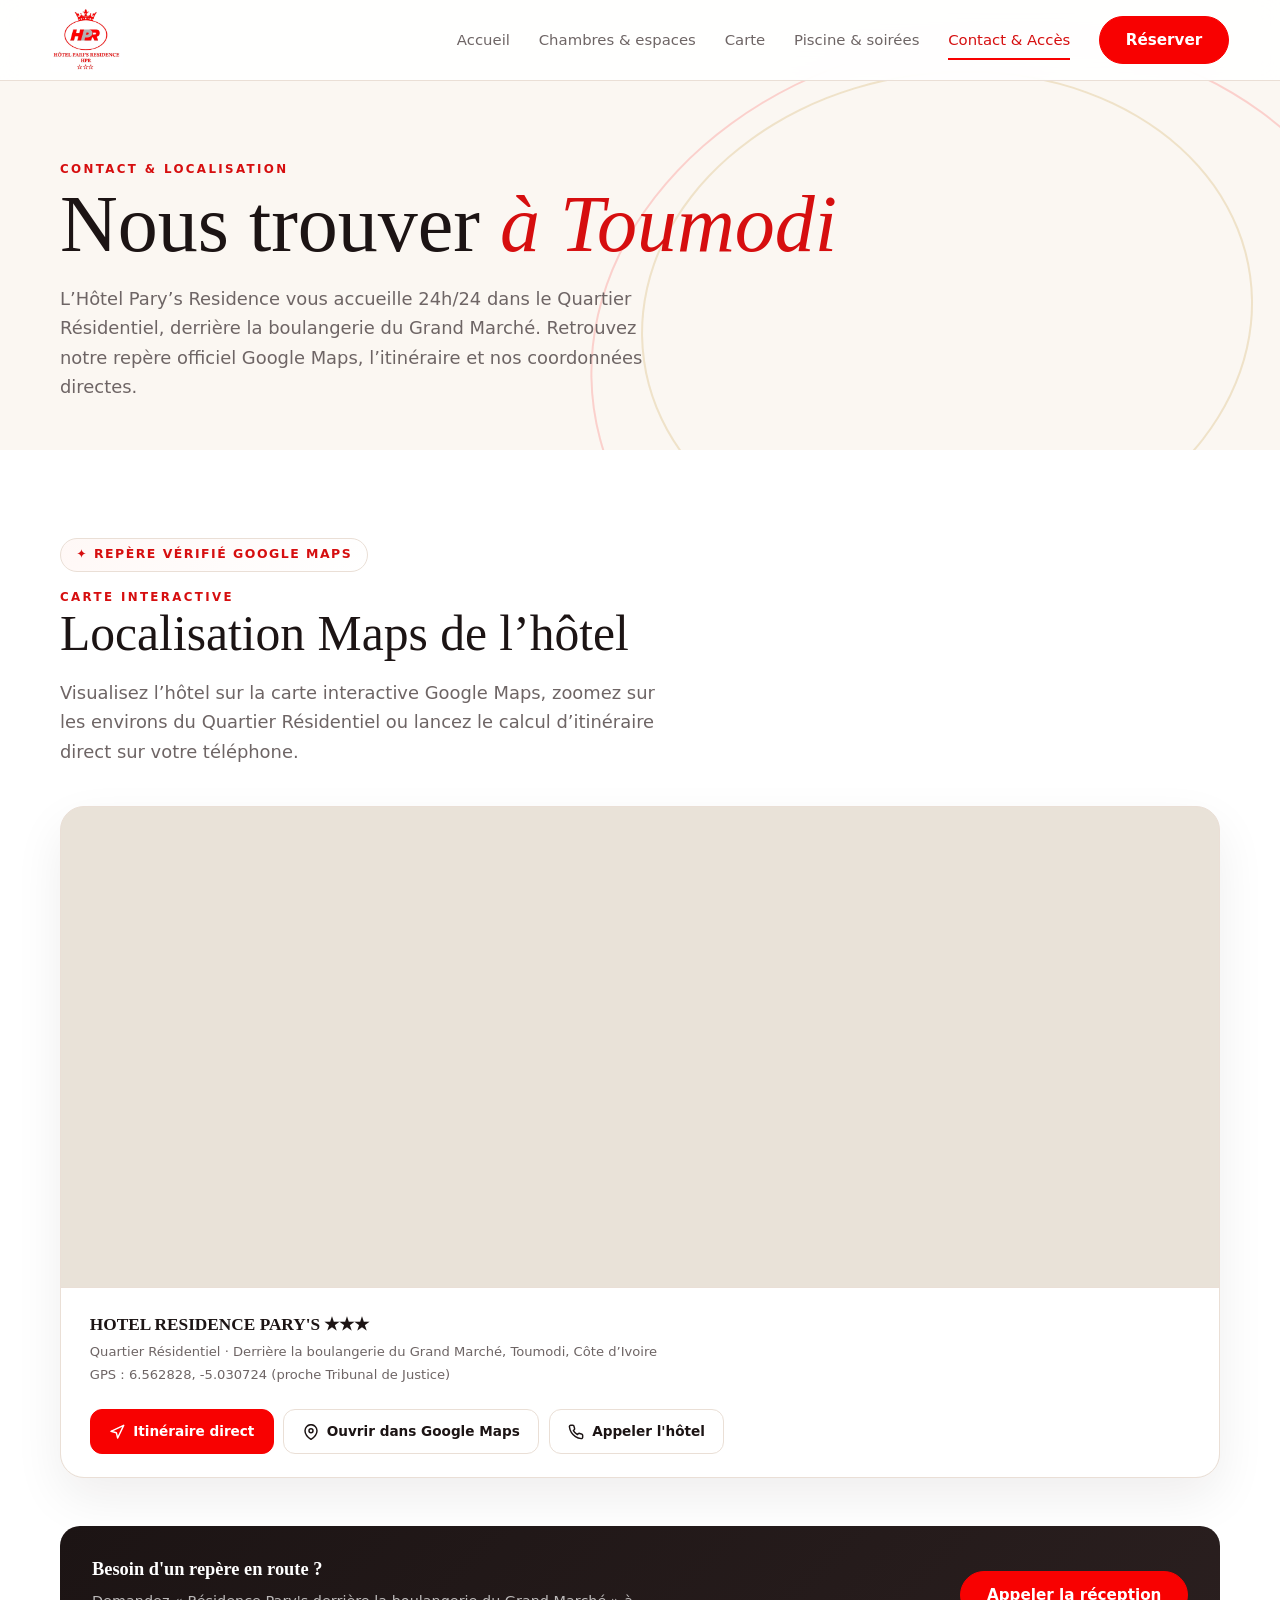
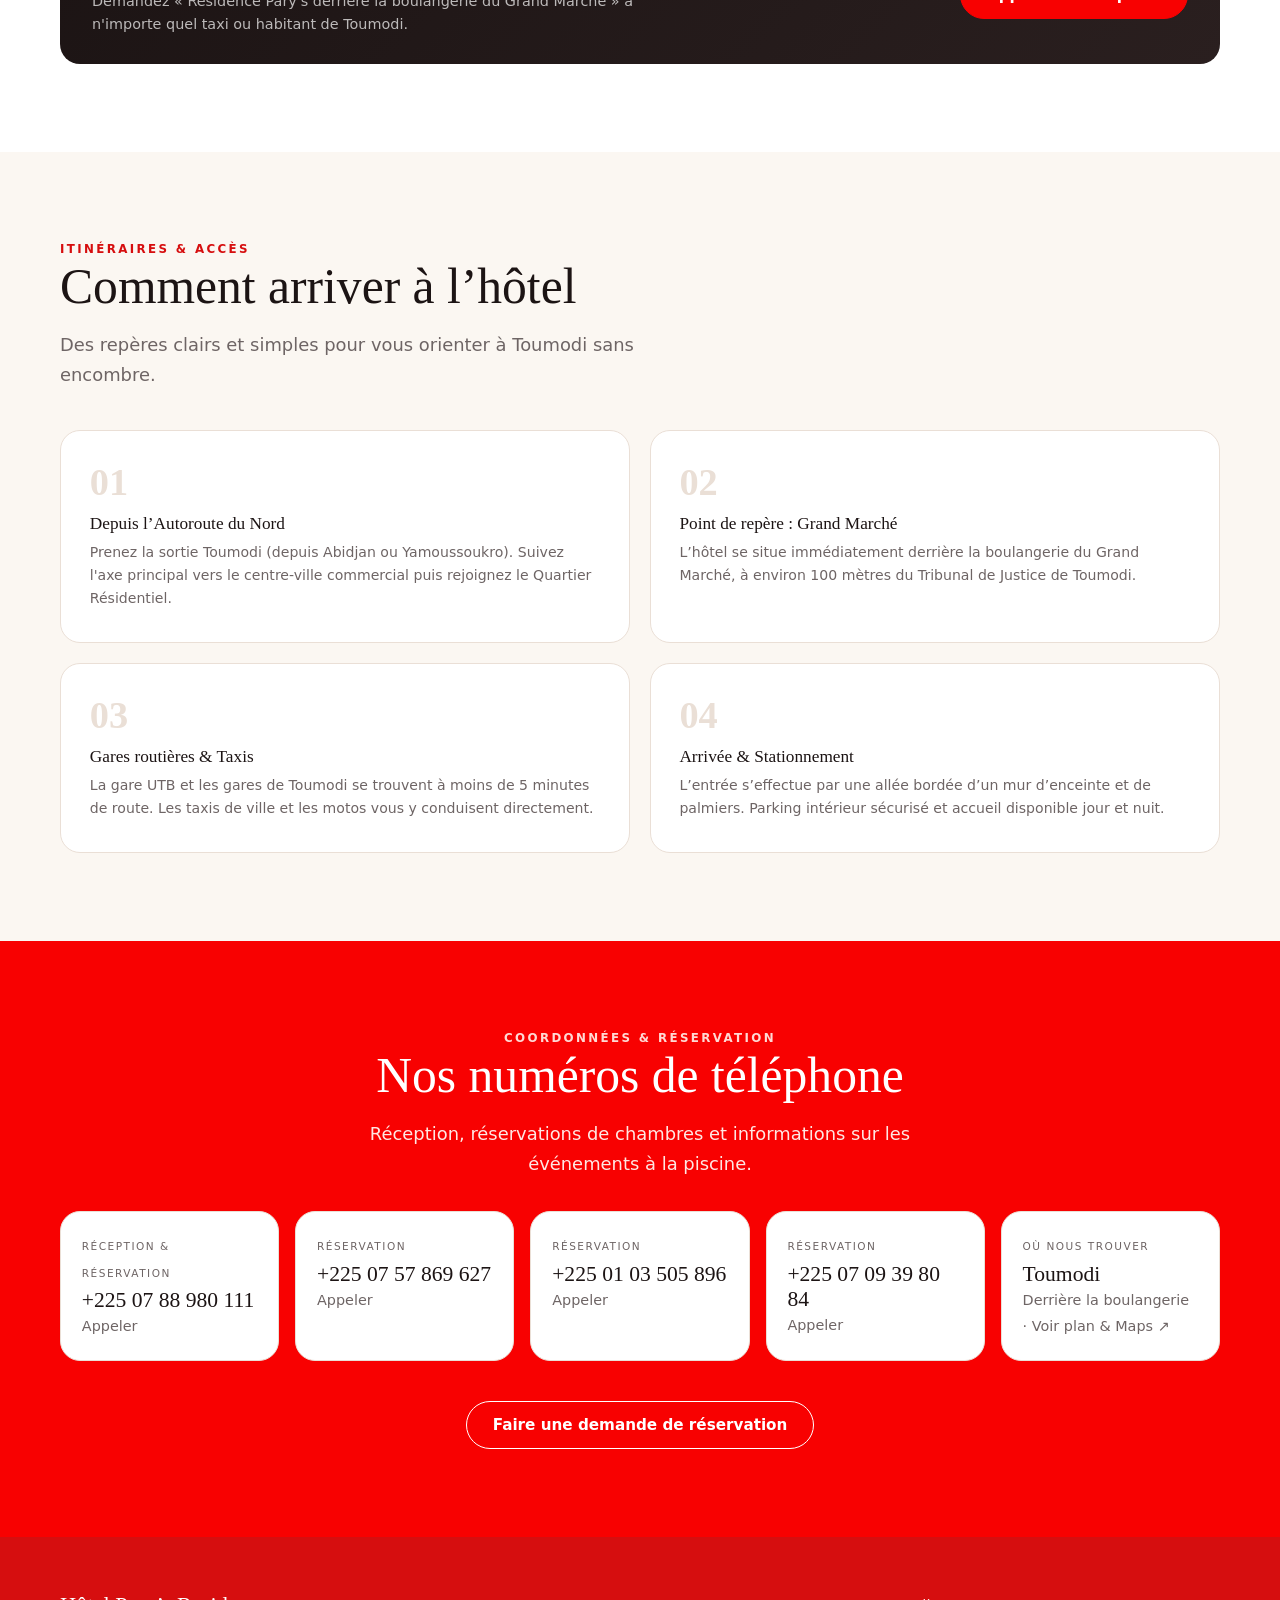
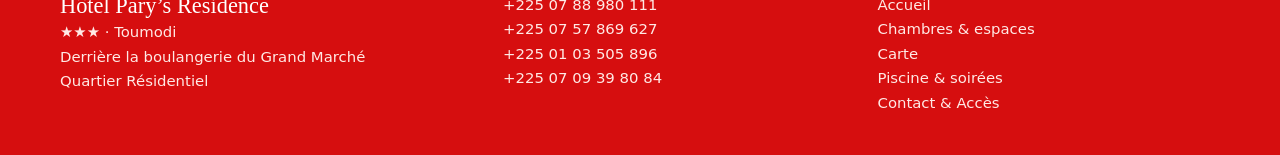
<file: contact.html>
<!doctype html>
<html lang="fr">

<head>
    <meta charset="utf-8">
    <meta name="viewport" content="width=device-width,initial-scale=1">
    <title>Contact & Localisation · Hôtel Pary’s Residence, Toumodi</title>
    <meta name="description" content="Localisation Google Maps, adresse et coordonnées de l'Hôtel Pary’s Residence à Toumodi. Derrière la boulangerie du Grand Marché, Quartier Résidentiel.">
    <link rel="icon" href="assets/img/logo.png">
    <link rel="stylesheet" href="css/style.css">
</head>

<body>
    <main>
        <section class="phead">
            <div class="ring"></div>
            <div class="ring b"></div>
            <div class="w">
                <p class="eyebrow up">Contact & Localisation</p>
                <h1 class="up d1">Nous trouver <em>à Toumodi</em></h1>
                <p class="lead up d2">L’Hôtel Pary’s Residence vous accueille 24h/24 dans le Quartier Résidentiel, derrière la boulangerie du Grand Marché. Retrouvez notre repère officiel Google Maps, l’itinéraire et nos coordonnées directes.</p>
            </div>
        </section>

        <section id="localisation">
            <div class="w">
                <span class="contact-hero-badge" data-r>✦ Repère vérifié Google Maps</span>
                <p class="eyebrow" data-r>Carte interactive</p>
                <h2 data-r>Localisation Maps de l’hôtel</h2>
                <p class="lead" data-r>Visualisez l’hôtel sur la carte interactive Google Maps, zoomez sur les environs du Quartier Résidentiel ou lancez le calcul d’itinéraire direct sur votre téléphone.</p>

                <div class="map-wrap" data-r>
                    <div class="map-wrap-inner">
                        <iframe
                            src="https://www.google.com/maps/embed?pb=!1m18!1m12!1m3!1d3963.6734!2d-5.0307238!3d6.5628285!2m3!1f0!2f0!3f0!3m2!1i1024!2i768!4f13.1!3m3!1m2!1s0xfc7590fefa607f9%3A0xbf7acc78af5a5b27!2sHOTEL%20RESIDENCE%20PARY%27S!5e0!3m2!1sfr!2sci!4v1710000000000!5m2!1sfr!2sci"
                            title="Localisation Google Maps de l’Hôtel Pary’s Residence Toumodi"
                            width="100%"
                            height="100%"
                            style="border:0;"
                            allowfullscreen=""
                            loading="lazy"
                            referrerpolicy="no-referrer-when-downgrade">
                        </iframe>
                    </div>
                    <div class="map-footer">
                        <div class="details">
                            <b>HOTEL RESIDENCE PARY'S ★★★</b>
                            <span>Quartier Résidentiel · Derrière la boulangerie du Grand Marché, Toumodi, Côte d’Ivoire</span>
                            <span>GPS : 6.562828, -5.030724 (proche Tribunal de Justice)</span>
                        </div>
                        <div class="actions">
                            <a class="map-btn primary" href="https://www.google.com/maps/dir/?api=1&destination=6.5628285,-5.0307238" target="_blank" rel="noopener">
                                <svg width="16" height="16" viewBox="0 0 24 24" fill="none" stroke="currentColor" stroke-width="2.2" stroke-linecap="round" stroke-linejoin="round"><polygon points="3 11 22 2 13 21 11 13 3 11"/></svg>
                                Itinéraire direct
                            </a>
                            <a class="map-btn" href="https://www.google.com/maps/place/HOTEL+RESIDENCE+PARY'S/@6.5628285,-5.0307238,17z/data=!3m1!4b1!4m6!3m5!1s0xfc7590fefa607f9:0xbf7acc78af5a5b27!8m2!3d6.5628285!4d-5.0307238!16s%2Fg%2F11vpv323kg" target="_blank" rel="noopener">
                                <svg width="16" height="16" viewBox="0 0 24 24" fill="none" stroke="currentColor" stroke-width="2.2" stroke-linecap="round" stroke-linejoin="round"><path d="M21 10c0 7-9 13-9 13s-9-6-9-13a9 9 0 0 1 18 0z"/><circle cx="12" cy="10" r="3"/></svg>
                                Ouvrir dans Google Maps
                            </a>
                            <a class="map-btn" href="tel:+2250788980111">
                                <svg width="16" height="16" viewBox="0 0 24 24" fill="none" stroke="currentColor" stroke-width="2.2" stroke-linecap="round" stroke-linejoin="round"><path d="M22 16.92v3a2 2 0 0 1-2.18 2 19.79 19.79 0 0 1-8.63-3.07 19.5 19.5 0 0 1-6-6 19.79 19.79 0 0 1-3.07-8.67A2 2 0 0 1 4.11 2h3a2 2 0 0 1 2 1.72 12.84 12.84 0 0 0 .7 2.81 2 2 0 0 1-.45 2.11L8.09 9.91a16 16 0 0 0 6 6l1.27-1.27a2 2 0 0 1 2.11-.45 12.84 12.84 0 0 0 2.81.7A2 2 0 0 1 22 16.92z"/></svg>
                                Appeler l'hôtel
                            </a>
                        </div>
                    </div>
                </div>

                <div class="info-banner" data-r>
                    <div>
                        <b>Besoin d'un repère en route ?</b>
                        <p>Demandez « Résidence Pary's derrière la boulangerie du Grand Marché » à n'importe quel taxi ou habitant de Toumodi.</p>
                    </div>
                    <a class="btn p" href="tel:+2250788980111">Appeler la réception</a>
                </div>
            </div>
        </section>

        <section class="alt">
            <div class="w">
                <p class="eyebrow" data-r>Itinéraires & Accès</p>
                <h2 data-r>Comment arriver à l’hôtel</h2>
                <p class="lead" data-r>Des repères clairs et simples pour vous orienter à Toumodi sans encombre.</p>

                <div class="access-grid">
                    <div class="access-card" data-r>
                        <b class="num">01</b>
                        <h3>Depuis l’Autoroute du Nord</h3>
                        <p>Prenez la sortie Toumodi (depuis Abidjan ou Yamoussoukro). Suivez l'axe principal vers le centre-ville commercial puis rejoignez le Quartier Résidentiel.</p>
                    </div>

                    <div class="access-card" data-r>
                        <b class="num">02</b>
                        <h3>Point de repère : Grand Marché</h3>
                        <p>L’hôtel se situe immédiatement derrière la boulangerie du Grand Marché, à environ 100 mètres du Tribunal de Justice de Toumodi.</p>
                    </div>

                    <div class="access-card" data-r>
                        <b class="num">03</b>
                        <h3>Gares routières & Taxis</h3>
                        <p>La gare UTB et les gares de Toumodi se trouvent à moins de 5 minutes de route. Les taxis de ville et les motos vous y conduisent directement.</p>
                    </div>

                    <div class="access-card" data-r>
                        <b class="num">04</b>
                        <h3>Arrivée & Stationnement</h3>
                        <p>L’entrée s’effectue par une allée bordée d’un mur d’enceinte et de palmiers. Parking intérieur sécurisé et accueil disponible jour et nuit.</p>
                    </div>
                </div>
            </div>
        </section>

        <section class="band">
            <div class="w" data-r>
                <p class="eyebrow">Coordonnées & Réservation</p>
                <h2>Nos numéros de téléphone</h2>
                <p class="lead">Réception, réservations de chambres et informations sur les événements à la piscine.</p>
                <div data-cc></div>
                <button class="btn w2" style="margin-top:2.5rem" data-book>Faire une demande de réservation</button>
            </div>
        </section>
    </main>

    <script src="js/site.js"></script>
</body>

</html>
</file>
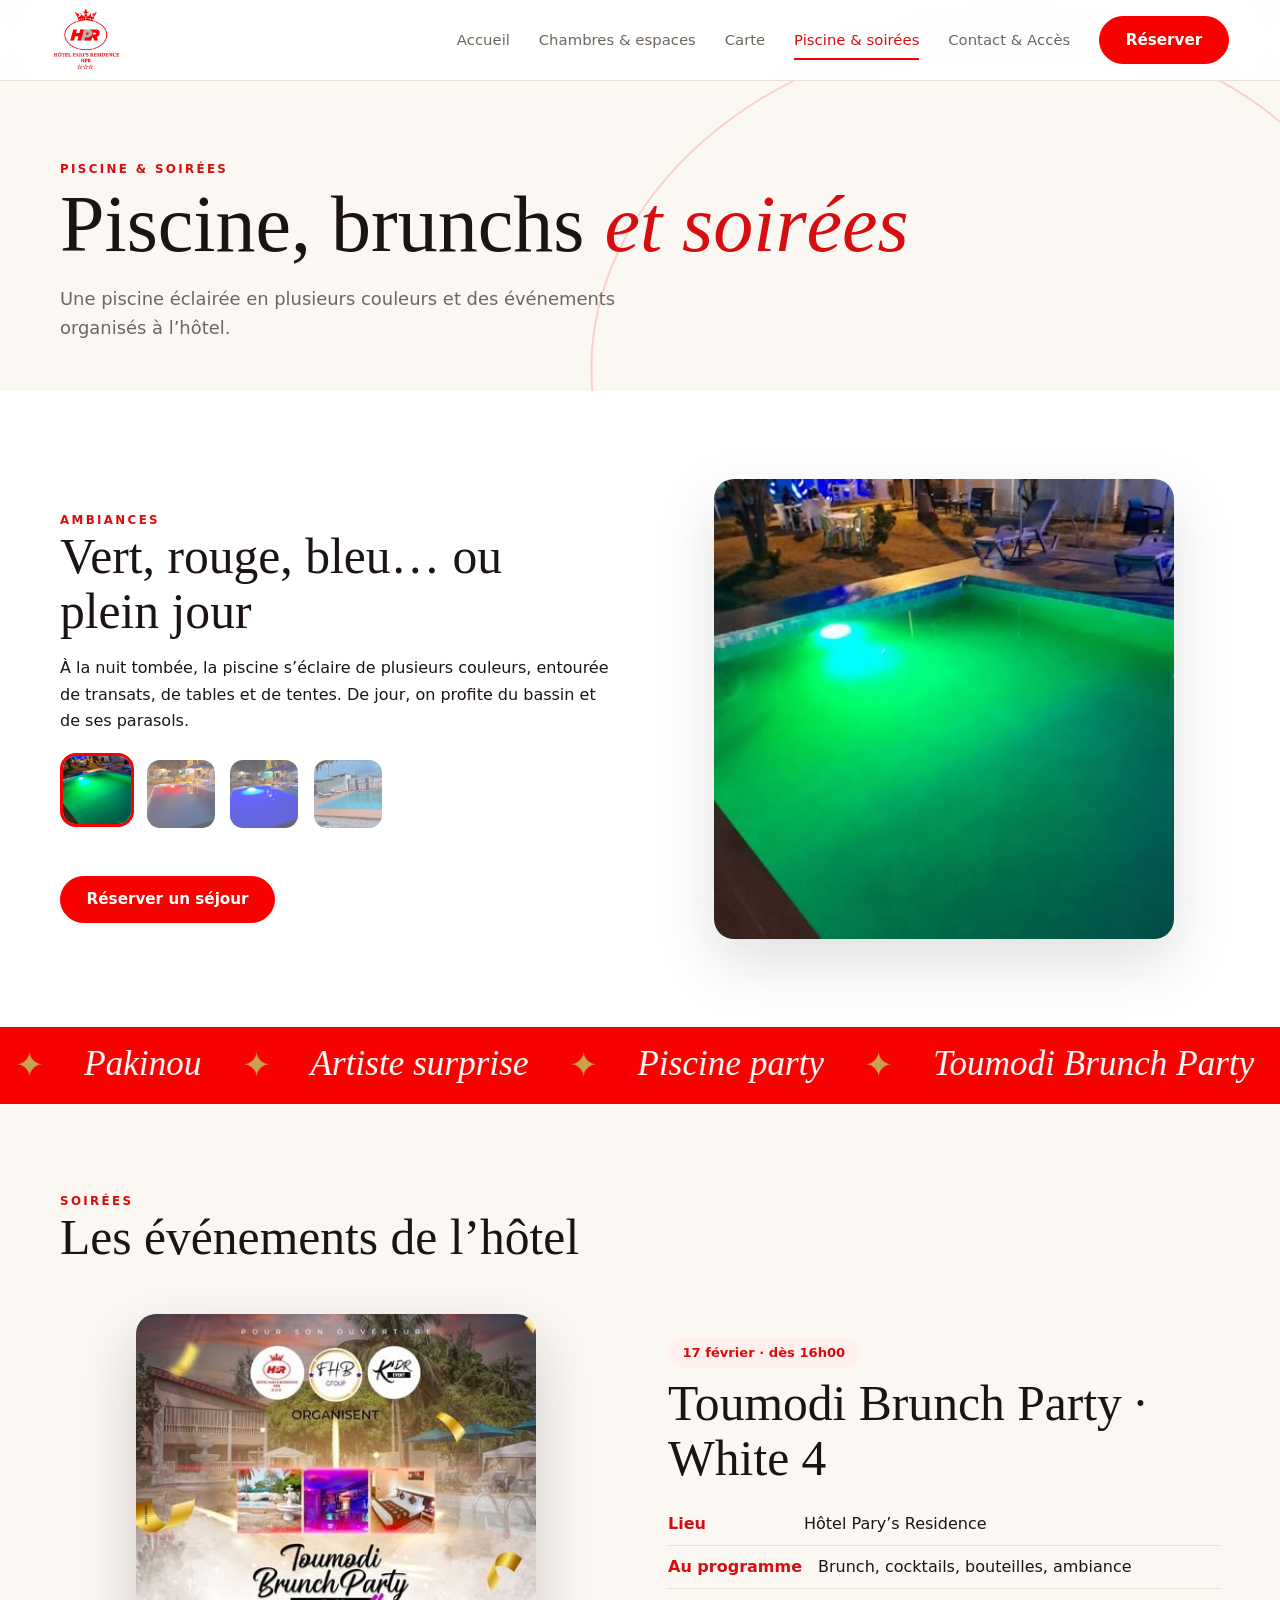
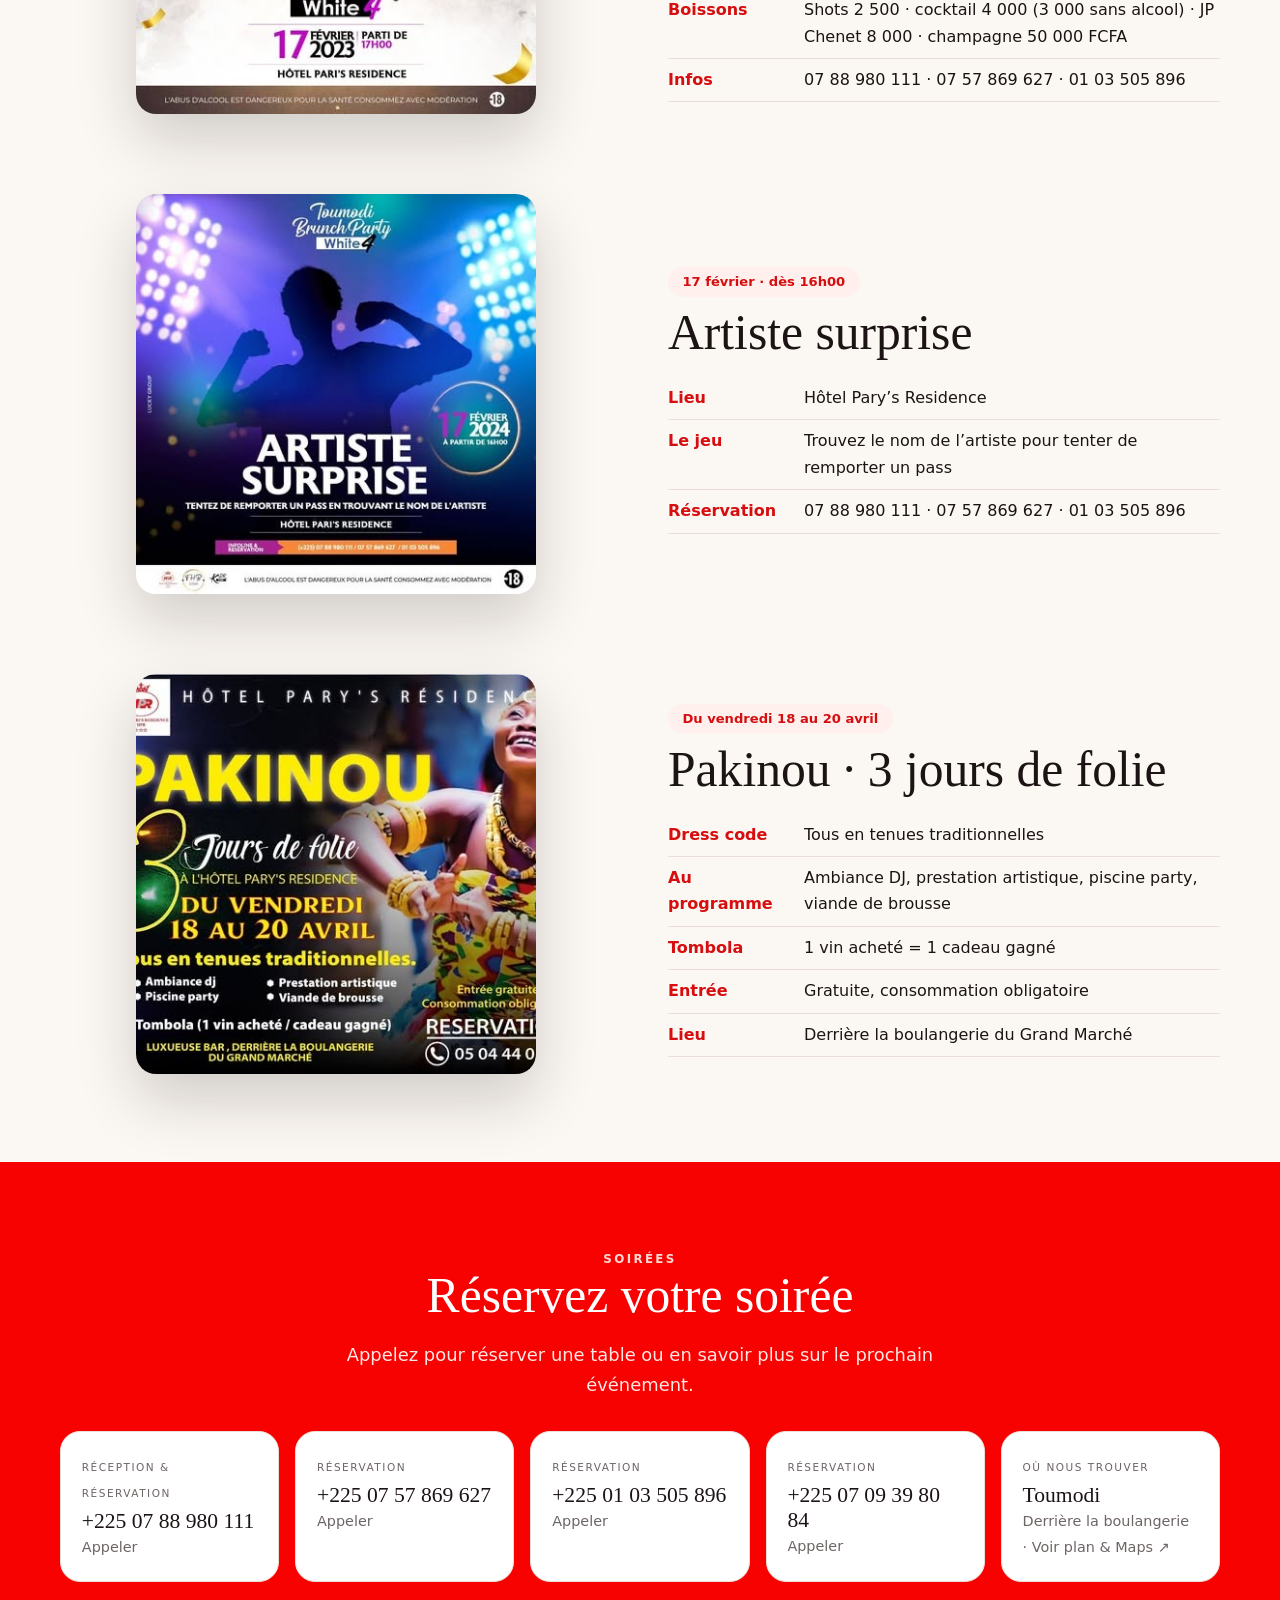
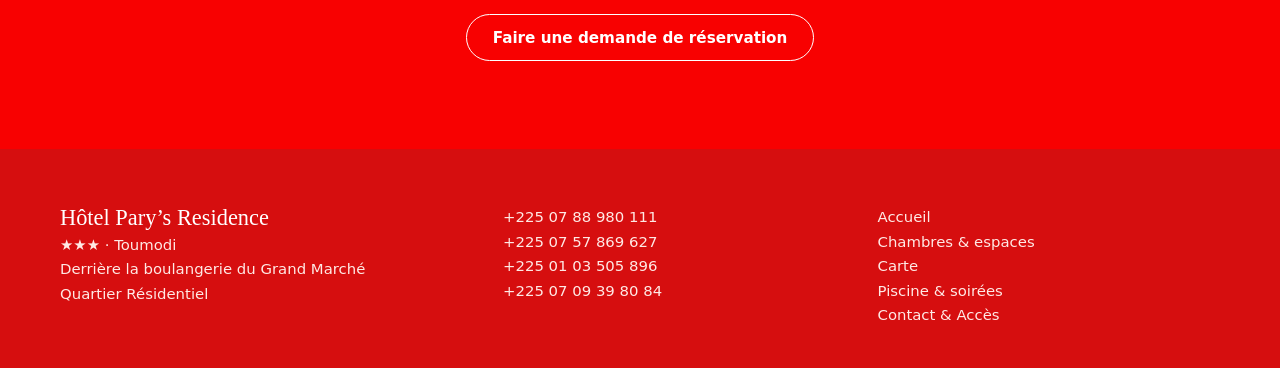
<file: piscine-soirees.html>
<!doctype html>
<html lang="fr">

<head>
    <meta charset="utf-8">
    <meta name="viewport" content="width=device-width,initial-scale=1">
    <title>Piscine & soirées · Hôtel Pary’s Residence, Toumodi</title>
    <link rel="icon" href="assets/img/logo.png">
    <link rel="stylesheet" href="css/style.css">
</head>

<body>
    <main>
        <section class="phead">
            <div class="ring"></div>
            <div class="w">
                <p class="eyebrow up">Piscine & soirées</p>
                <h1 class="up d1">Piscine, brunchs <em>et soirées</em></h1>
                <p class="lead up d2">Une piscine éclairée en plusieurs couleurs et des événements organisés à l’hôtel.
                </p>
            </div>
        </section>
        <section>
            <div class="w">
                <div class="row">
                    <div class="tx">
                        <p class="eyebrow">Ambiances</p>
                        <h2>Vert, rouge, bleu… ou plein jour</h2>
                        <p>À la nuit tombée, la piscine s’éclaire de plusieurs couleurs, entourée de transats, de tables
                            et de tentes. De jour, on profite du bassin et de ses parasols.</p>
                        <div class="thumbs"><button class="on" data-src="assets/img/piscine-verte.jpg"
                                data-alt="Piscine éclairée en vert"><img src="assets/img/piscine-verte.jpg"
                                    alt="Piscine éclairée en vert"></button><button class=""
                                data-src="assets/img/piscine-rouge.jpg" data-alt="Piscine éclairée en rouge"><img
                                    src="assets/img/piscine-rouge.jpg" alt="Piscine éclairée en rouge"></button><button
                                class="" data-src="assets/img/piscine-bleue.jpg"
                                data-alt="Piscine éclairée en bleu"><img src="assets/img/piscine-bleue.jpg"
                                    alt="Piscine éclairée en bleu"></button><button class=""
                                data-src="assets/img/piscine-jour.jpg" data-alt="Piscine de jour avec transats"><img
                                    src="assets/img/piscine-jour.jpg" alt="Piscine de jour avec transats"></button>
                        </div><button class="btn p" data-book>Réserver un séjour</button>
                    </div>
                    <div class="pool"><img src="assets/img/piscine-verte.jpg" alt="Piscine éclairée en vert"></div>
                </div>
            </div>
        </section>
        <div class="mq " data-dir="-1" data-sp="0.7">
            <div class="t"><span>Toumodi Brunch Party</span><i>✦</i><span>Pakinou</span><i>✦</i><span>Artiste
                    surprise</span><i>✦</i><span>Piscine party</span><i>✦</i></div>
        </div>
        <section class="alt" id="soirees">
            <div class="w">
                <p class="eyebrow" data-r>Soirées</p>
                <h2 data-r style="margin-bottom:3rem">Les événements de l’hôtel</h2>
                <div class="row ev">
                    <div class="tilt" data-r><img src="assets/img/affiche-brunch-2023.jpg"
                            alt="Affiche de la Toumodi Brunch Party White 4"></div>
                    <div class="tx" data-r><span class="chip">17 février · dès 16h00</span>
                        <h2 style="margin-top:.6rem">Toumodi Brunch Party · White 4</h2>
                        <ul>
                            <li><b>Lieu</b><span>Hôtel Pary’s Residence</span></li>
                            <li><b>Au programme</b><span>Brunch, cocktails, bouteilles, ambiance</span></li>
                            <li><b>Boissons</b><span>Shots 2 500 · cocktail 4 000 (3 000 sans alcool) · JP Chenet 8 000
                                    · champagne 50 000 FCFA</span></li>
                            <li><b>Infos</b><span>07 88 980 111 · 07 57 869 627 · 01 03 505 896</span></li>
                        </ul>
                    </div>
                </div>
                <div class="row ev rev">
                    <div class="tilt" data-r><img src="assets/img/affiche-artiste.jpg"
                            alt="Affiche de l’artiste surprise"></div>
                    <div class="tx" data-r><span class="chip">17 février · dès 16h00</span>
                        <h2 style="margin-top:.6rem">Artiste surprise</h2>
                        <ul>
                            <li><b>Lieu</b><span>Hôtel Pary’s Residence</span></li>
                            <li><b>Le jeu</b><span>Trouvez le nom de l’artiste pour tenter de remporter un pass</span>
                            </li>
                            <li><b>Réservation</b><span>07 88 980 111 · 07 57 869 627 · 01 03 505 896</span></li>
                        </ul>
                    </div>
                </div>
                <div class="row ev">
                    <div class="tilt" data-r><img src="assets/img/affiche-pakinou.jpg"
                            alt="Affiche de la soirée Pakinou"></div>
                    <div class="tx" data-r><span class="chip">Du vendredi 18 au 20 avril</span>
                        <h2 style="margin-top:.6rem">Pakinou · 3 jours de folie</h2>
                        <ul>
                            <li><b>Dress code</b><span>Tous en tenues traditionnelles</span></li>
                            <li><b>Au programme</b><span>Ambiance DJ, prestation artistique, piscine party, viande de
                                    brousse</span></li>
                            <li><b>Tombola</b><span>1 vin acheté = 1 cadeau gagné</span></li>
                            <li><b>Entrée</b><span>Gratuite, consommation obligatoire</span></li>
                            <li><b>Lieu</b><span>Derrière la boulangerie du Grand Marché</span></li>
                        </ul>
                    </div>
                </div>
            </div>
        </section>
        <section class="band">
            <div class="w" data-r>
                <p class="eyebrow">Soirées</p>
                <h2>Réservez votre soirée</h2>
                <p class="lead">Appelez pour réserver une table ou en savoir plus sur le prochain événement.</p>
                <div data-cc></div><button class="btn w2" style="margin-top:2rem" data-book>Faire une demande de
                    réservation</button>
            </div>
        </section>
    </main>
    <script src="js/site.js"></script>
</body>

</html>
</file>
<file: css/style.css>
:root {
    --bg: #fff;
    --bg2: #fbf7f2;
    --ink: #1c1414;
    --mut: #6e6565;
    --red: #f80101;
    --rd: #d60e0f;
    --gold: #c9a24d;
    --grey: #b3b3b3;
    --line: #eadfd6;
    --r: 20px;
    --ser: Georgia, 'Times New Roman', serif;
    --sans: system-ui, -apple-system, 'Segoe UI', Roboto, sans-serif
}

* {
    box-sizing: border-box;
    margin: 0
}

html {
    scroll-behavior: smooth
}

body {
    background: var(--bg);
    color: var(--ink);
    font: 16px/1.65 var(--sans);
    -webkit-font-smoothing: antialiased;
    padding-bottom: 70px;
    overflow-x: hidden
}

img {
    display: block;
    max-width: 100%
}

a {
    color: inherit;
    text-decoration: none
}

ul {
    list-style: none;
    padding: 0
}

[hidden] {
    display: none !important
}

.w {
    width: min(1160px, 92%);
    margin: auto
}

.ser,
h1,
h2,
h3 {
    font-family: var(--ser);
    font-weight: 400;
    line-height: 1.1
}

h1 {
    font-size: clamp(2.6rem, 6.4vw, 5rem)
}

h2 {
    font-size: clamp(1.9rem, 4vw, 3.1rem)
}

h3 {
    font-size: 1.45rem
}

em {
    color: var(--rd)
}

.eyebrow {
    color: var(--rd);
    letter-spacing: .2em;
    text-transform: uppercase;
    font-size: .74rem;
    font-weight: 700
}

.st3 {
    color: var(--gold);
    letter-spacing: .3em
}

.lead {
    color: var(--mut);
    font-size: 1.12rem;
    max-width: 34em;
    margin-top: 1rem
}

.btn {
    display: inline-flex;
    align-items: center;
    justify-content: center;
    gap: .5rem;
    padding: .85rem 1.6rem;
    border-radius: 99px;
    border: 1.5px solid var(--ink);
    font: 600 .95rem var(--sans);
    cursor: pointer;
    background: none;
    color: var(--ink);
    transition: .25s
}

.btn.p {
    background: var(--red);
    border-color: var(--red);
    color: #fff
}

.btn.w2 {
    border-color: #fff;
    color: #fff
}

.btn:hover {
    transform: translateY(-2px);
    box-shadow: 0 10px 26px #f8010133
}

.btn:disabled {
    opacity: .4;
    pointer-events: none
}

.nav {
    position: fixed;
    top: 0;
    inset-inline: 0;
    z-index: 50;
    display: flex;
    justify-content: space-between;
    align-items: center;
    padding: .5rem 4%;
    background: #ffffffe6;
    backdrop-filter: blur(12px);
    border-bottom: 1px solid var(--line)
}

.logo img {
    height: 64px
}

.nav nav {
    display: flex;
    align-items: center;
    gap: 1.8rem;
    font-size: .93rem
}

.nav nav a {
    color: var(--mut);
    position: relative
}

.nav nav a:hover,
.nav nav a.on {
    color: var(--rd)
}

.nav nav a.on:after {
    content: '';
    position: absolute;
    left: 0;
    right: 0;
    bottom: -8px;
    height: 2px;
    background: var(--red)
}

.burger {
    display: none;
    position: relative;
    z-index: 60
}

.callbar {
    position: fixed;
    bottom: 0;
    inset-inline: 0;
    z-index: 40;
    display: flex;
    gap: .6rem;
    padding: .6rem 4%;
    background: #fffffff2;
    border-top: 1px solid var(--line)
}

.callbar .btn {
    flex: 1
}

main>section,
main>div>section {
    padding: 5.5rem 0
}

.alt {
    background: var(--bg2)
}

.hero {
    position: relative;
    min-height: 100svh;
    display: grid;
    align-items: center;
    padding: 130px 0 70px !important;
    background: radial-gradient(60% 55% at 78% 40%, #f8010112, transparent), var(--bg2);
    overflow: hidden
}

.ring {
    position: absolute;
    right: -8%;
    top: 8%;
    width: 62%;
    aspect-ratio: 1.25;
    border: 2px solid #f8010128;
    border-radius: 50%;
    transform: rotate(-8deg)
}

.ring.b {
    right: 2%;
    top: 16%;
    width: 48%;
    border-color: #c9a24d40
}

.hero>.w {
    position: relative;
    display: grid;
    grid-template-columns: 1.05fr .95fr;
    gap: 3rem;
    align-items: center
}

.sw {
    display: inline-block;
    overflow: hidden;
    vertical-align: top
}

.sw>span {
    display: inline-block;
    transform: translateY(105%);
    animation: sl .9s cubic-bezier(.2, .8, .2, 1) forwards
}

@keyframes sl {
    to {
        transform: none
    }
}

.up {
    animation: up .9s cubic-bezier(.2, .7, .2, 1) both
}

.d1 {
    animation-delay: .2s
}

.d2 {
    animation-delay: .45s
}

.d3 {
    animation-delay: .65s
}

@keyframes up {
    from {
        opacity: 0;
        transform: translateY(26px)
    }
}

.bar {
    margin-top: 2rem;
    display: grid;
    grid-template-columns: repeat(3, 1fr) auto;
    background: #fff;
    border: 1px solid var(--line);
    border-radius: 20px;
    box-shadow: 0 18px 50px #1c141414;
    overflow: hidden
}

.bar .f {
    background: none;
    border: 0;
    border-right: 1px solid var(--line);
    color: var(--ink);
    text-align: left;
    padding: .85rem 1.1rem;
    cursor: pointer;
    font: inherit;
    transition: .2s
}

.bar .f:hover {
    background: var(--bg2)
}

.bar small {
    display: block;
    color: var(--mut);
    font-size: .66rem;
    letter-spacing: .14em;
    text-transform: uppercase
}

.bar .btn {
    border-radius: 0;
    border: 0;
    padding: 0 1.8rem
}

.stage {
    position: relative;
    height: min(560px, 70vw);
    width: min(470px, 92%);
    justify-self: center
}

.stage [data-z] {
    position: absolute;
    transition: transform .25s ease-out
}

.stage img {
    width: 100%;
    height: 100%;
    object-fit: cover;
    animation: fl 7s ease-in-out infinite alternate;
    box-shadow: 0 24px 50px #1c141426
}

@keyframes fl {
    to {
        transform: translateY(-12px) rotate(.8deg)
    }
}

.s1 {
    inset: 0 18% 12% 0
}

.s1 img {
    border-radius: 999px 999px 24px 24px;
    border: 6px solid #fff
}

.s2 {
    width: 38%;
    aspect-ratio: 1;
    right: 0;
    top: 8%
}

.s2 img {
    border-radius: 22px;
    border: 5px solid #fff;
    animation-delay: -2s
}

.s3 {
    width: 40%;
    aspect-ratio: 1;
    right: 6%;
    bottom: 0
}

.s3 img {
    border-radius: 22px;
    border: 5px solid #fff;
    animation-delay: -4s
}

.badge {
    position: absolute;
    left: -4%;
    bottom: 6%;
    width: 130px;
    aspect-ratio: 1;
    border-radius: 50%;
    background: var(--red);
    color: #fff;
    display: grid;
    place-items: center;
    box-shadow: 0 14px 30px #f8010140
}

.badge svg {
    position: absolute;
    inset: 0;
    animation: spin 16s linear infinite
}

.badge b {
    font: italic 700 1.7rem var(--ser)
}

@keyframes spin {
    to {
        transform: rotate(360deg)
    }
}

.mq {
    overflow: hidden;
    white-space: nowrap;
    padding: 1.1rem 0;
    background: var(--red);
    color: #fff
}

.mq.o {
    background: var(--bg);
    color: transparent;
    -webkit-text-stroke: 1.2px var(--rd);
    padding: .4rem 0
}

.mq .t {
    display: inline-flex;
    gap: 2.5rem;
    padding-right: 2.5rem;
    will-change: transform;
    font: italic clamp(1.4rem, 3vw, 2.2rem) var(--ser)
}

.mq.o .t {
    font-size: clamp(3rem, 8vw, 6.5rem)
}

.mq .t i {
    font-style: normal;
    color: var(--gold);
    -webkit-text-stroke: 0
}

.phead {
    padding: 160px 0 3rem !important;
    background: var(--bg2);
    position: relative;
    overflow: hidden
}

.bento {
    display: grid;
    grid-template-columns: repeat(4, 1fr);
    grid-auto-rows: minmax(150px, auto);
    gap: 1rem;
    margin-top: 2.5rem
}

.bt {
    position: relative;
    overflow: hidden;
    border-radius: var(--r);
    background: #fff;
    border: 1px solid var(--line);
    display: flex;
    flex-direction: column;
    transition: .35s
}

.bt:hover {
    transform: translateY(-5px);
    box-shadow: 0 20px 40px #1c141418;
    border-color: #f8010150
}

.bt img {
    width: 100%;
    flex: 1;
    min-height: 130px;
    object-fit: cover;
    transition: transform .8s
}

.bt:hover img {
    transform: scale(1.06)
}

.bt div {
    padding: 1.1rem 1.3rem 1.3rem
}

.bt p {
    color: var(--mut);
    font-size: .92rem;
    margin-top: .3rem
}

.bt.big {
    grid-column: span 2;
    grid-row: span 2
}

.bt.wide {
    grid-column: span 2
}

.bt.red {
    background: var(--red);
    color: #fff;
    border: 0;
    justify-content: center
}

.bt.red a {
    display: block;
    font: 1.5rem var(--ser);
    padding: .15rem 0
}

.bt.red p {
    color: #ffe0dc
}

.sp:before {
    content: '';
    position: absolute;
    inset: 0;
    z-index: 2;
    pointer-events: none;
    background: radial-gradient(240px circle at var(--mx, 50%) var(--my, 50%), #f8010120, transparent 65%);
    opacity: 0;
    transition: .3s
}

.sp:hover:before {
    opacity: 1
}

[data-r] {
    opacity: 0;
    transform: translateY(34px);
    transition: 1s cubic-bezier(.2, .7, .2, 1)
}

[data-r].in {
    opacity: 1;
    transform: none
}

.steps {
    display: grid;
    grid-template-columns: repeat(3, 1fr);
    gap: 2rem;
    margin-top: 2.5rem
}

.steps div {
    border-top: 2px solid var(--red);
    padding-top: 1rem
}

.steps b {
    font: italic 4rem/1 var(--ser);
    color: var(--red);
    display: block
}

.band {
    background: var(--red);
    color: #fff;
    text-align: center
}

.band .eyebrow {
    color: #ffd9d4
}

.band .lead {
    color: #ffe7e3;
    margin-inline: auto
}

.band .cc {
    margin-top: 2rem
}

.cc {
    display: grid;
    grid-template-columns: repeat(auto-fit, minmax(210px, 1fr));
    gap: 1rem;
    text-align: left
}

.card {
    background: #fff;
    color: var(--ink);
    border: 1px solid var(--line);
    border-radius: var(--r);
    padding: 1.3rem;
    transition: .3s
}

.card:hover {
    transform: translateY(-4px);
    box-shadow: 0 14px 30px #0002
}

.card small {
    color: var(--mut);
    letter-spacing: .14em;
    text-transform: uppercase;
    font-size: .66rem
}

.card b {
    display: block;
    font: 1.35rem var(--ser);
    margin-top: .2rem
}

.card span {
    color: var(--mut);
    font-size: .9rem
}

.gal {
    overflow: hidden
}

.gal .t {
    display: inline-flex;
    gap: 1rem;
    padding-right: 1rem
}

.gal img {
    height: 210px;
    width: 210px;
    object-fit: cover;
    border-radius: var(--r)
}

.mq.g {
    background: none;
    padding: 0
}

.stk article {
    position: sticky;
    display: grid;
    grid-template-columns: .9fr 1.1fr;
    gap: 2rem;
    align-items: center;
    background: #fff;
    border: 1px solid var(--line);
    border-radius: 28px;
    padding: 1.4rem;
    margin-bottom: 2.5rem;
    box-shadow: 0 24px 60px #1c141414;
    transform-origin: top center
}

.stk article img {
    width: 100%;
    max-width: 400px;
    aspect-ratio: 1;
    object-fit: cover;
    border-radius: 20px;
    justify-self: center
}

.stk h3 {
    font-size: 2rem
}

.stk ul {
    margin: 1rem 0 1.4rem;
    color: var(--mut)
}

.stk li {
    padding: .35rem 0;
    border-bottom: 1px dashed var(--line)
}

.stk li:before {
    content: '✓ ';
    color: var(--red);
    font-weight: 700
}

.chk {
    display: grid;
    grid-template-columns: repeat(auto-fit, minmax(230px, 1fr));
    gap: .6rem 2rem;
    margin-top: 2rem
}

.chk li {
    padding: .6rem 0;
    border-bottom: 1px solid var(--line)
}

.chk li:before {
    content: '✦ ';
    color: var(--gold)
}

.mos {
    display: grid;
    grid-template-columns: repeat(4, 1fr);
    gap: 1rem;
    margin-top: 2rem
}

.mos figure {
    position: relative;
    border-radius: var(--r);
    overflow: hidden;
    aspect-ratio: 1
}

.mos figure:nth-child(1) {
    grid-column: span 2;
    grid-row: span 2
}

.mos img {
    width: 100%;
    height: 100%;
    object-fit: cover;
    transition: transform .8s
}

.mos figure:hover img {
    transform: scale(1.07)
}

.mos figcaption {
    position: absolute;
    inset: auto 0 0;
    padding: 1.5rem 1rem .8rem;
    color: #fff;
    background: linear-gradient(transparent, #000a);
    font-size: .9rem
}

.mn {
    display: grid;
    grid-template-columns: 230px 1fr;
    gap: 3rem;
    align-items: start
}

.sn {
    position: sticky;
    top: 100px
}

.sn a {
    display: flex;
    justify-content: space-between;
    padding: .75rem 1rem;
    border-left: 3px solid var(--line);
    color: var(--mut);
    transition: .25s
}

.sn a.on {
    border-color: var(--red);
    color: var(--rd);
    background: #f8010108;
    padding-left: 1.4rem
}

.sn small {
    opacity: .6
}

.cat {
    scroll-margin-top: 100px;
    margin-bottom: 3.5rem
}

.cat h2 {
    display: flex;
    align-items: center;
    gap: .8rem
}

.cat h2:after {
    content: '';
    flex: 1;
    height: 1px;
    background: linear-gradient(90deg, var(--gold), transparent)
}

.cat>p {
    color: var(--mut);
    margin: .3rem 0 1.2rem
}

.dg {
    display: grid;
    grid-template-columns: repeat(auto-fill, minmax(250px, 1fr));
    gap: 1rem
}

.dish {
    position: relative;
    overflow: hidden;
    background: #fff;
    border: 1px solid var(--line);
    border-radius: var(--r);
    padding: 1.2rem 1.3rem;
    transition: .3s
}

.dish:hover {
    transform: translateY(-4px);
    border-color: #f8010150;
    box-shadow: 0 14px 30px #1c141414
}

.dish small {
    color: var(--gold);
    font: italic 1rem var(--ser)
}

.dish h3 {
    font-size: 1.25rem;
    margin: .1rem 0 .7rem
}

.pr {
    display: flex;
    flex-wrap: wrap;
    gap: .4rem
}

.pr span {
    background: var(--red);
    color: #fff;
    font-weight: 700;
    font-size: .92rem;
    border-radius: 99px;
    padding: .2rem .8rem
}

.pr span.o {
    background: #fff0ee;
    color: var(--rd)
}

.pr em {
    color: var(--mut);
    font-style: normal;
    font-size: .8rem;
    align-self: center
}

.note {
    color: var(--mut);
    font-size: .85rem
}

.pool {
    position: relative;
    width: 100%;
    max-width: 460px;
    aspect-ratio: 1;
    border-radius: var(--r);
    overflow: hidden;
    justify-self: center;
    box-shadow: 0 24px 60px #1c141422
}

.pool img {
    position: absolute;
    inset: 0;
    width: 100%;
    height: 100%;
    object-fit: cover
}

.pool .new {
    animation: fd 1s both
}

@keyframes fd {
    from {
        opacity: 0;
        transform: scale(1.08)
    }
}

.thumbs {
    display: flex;
    gap: .6rem;
    margin: 1.4rem 0
}

.thumbs button {
    width: 74px;
    height: 74px;
    border-radius: 16px;
    border: 3px solid transparent;
    padding: 0;
    overflow: hidden;
    cursor: pointer;
    opacity: .6;
    transition: .3s;
    background: none
}

.thumbs button.on {
    border-color: var(--red);
    opacity: 1;
    transform: translateY(-4px)
}

.thumbs img {
    width: 100%;
    height: 100%;
    object-fit: cover
}

.row {
    display: grid;
    grid-template-columns: 1fr 1fr;
    gap: 3.5rem;
    align-items: center
}

.row+.row {
    margin-top: 5rem
}

.row.rev .tx {
    order: 2
}

.tx p {
    margin-top: 1rem
}

.tx .btn {
    margin-top: 1.4rem
}

.tilt {
    perspective: 900px;
    justify-self: center;
    width: 100%;
    max-width: 400px
}

.tilt img {
    width: 100%;
    aspect-ratio: 1;
    object-fit: cover;
    border-radius: var(--r);
    box-shadow: 0 26px 60px #1c141430;
    transition: transform .2s ease-out
}

.ev ul {
    margin-top: 1rem
}

.ev li {
    padding: .5rem 0;
    border-bottom: 1px solid var(--line);
    display: flex;
    gap: 1rem
}

.ev li b {
    min-width: 7.5rem;
    color: var(--rd);
    font-weight: 600
}

.chip {
    display: inline-block;
    background: #fff0ee;
    color: var(--rd);
    border-radius: 99px;
    padding: .25rem .9rem;
    font-weight: 700;
    font-size: .82rem;
    margin-top: .8rem
}

footer {
    background: var(--rd);
    color: #ffe9e5;
    padding: 3.5rem 0 2.5rem;
    font-size: .93rem
}

.ft {
    display: grid;
    grid-template-columns: 1.2fr 1fr 1fr;
    gap: 2rem
}

.ft b {
    color: #fff;
    font: 1.4rem var(--ser)
}

.ft a:hover {
    color: #fff;
    text-decoration: underline
}

.md {
    position: fixed;
    inset: 0;
    z-index: 100;
    background: #1c141499;
    display: none;
    place-items: center;
    padding: 1rem
}

.md.on {
    display: grid
}

.mb {
    position: relative;
    background: #fff;
    border-radius: 24px;
    width: min(520px, 100%);
    max-height: 94vh;
    overflow: auto;
    padding: 1.7rem;
    animation: up .4s both
}

.mb h3 {
    margin: .4rem 0 1rem
}

.x {
    position: absolute;
    top: .8rem;
    right: 1rem;
    background: none;
    border: 0;
    color: var(--ink);
    font-size: 1.8rem;
    cursor: pointer
}

.chips {
    display: flex;
    flex-wrap: wrap;
    gap: .4rem;
    margin-bottom: 1rem
}

.chips button {
    padding: .4rem .9rem;
    border-radius: 99px;
    border: 1px solid var(--line);
    background: none;
    color: var(--ink);
    cursor: pointer;
    font: inherit;
    font-size: .85rem
}

.chips button:hover {
    border-color: var(--red)
}

.calh {
    display: flex;
    justify-content: space-between;
    align-items: center;
    margin-bottom: .4rem;
    text-transform: capitalize
}

.calh button {
    background: none;
    border: 0;
    color: var(--ink);
    font-size: 1.5rem;
    cursor: pointer;
    padding: 0 .6rem
}

.cal {
    display: grid;
    grid-template-columns: repeat(7, 1fr);
    gap: 2px;
    text-align: center
}

.cal small {
    color: var(--mut)
}

.cal button {
    aspect-ratio: 1;
    border: 0;
    background: none;
    color: var(--ink);
    border-radius: 50%;
    cursor: pointer;
    font: inherit
}

.cal button:hover {
    background: var(--bg2)
}

.cal .rg {
    background: #f8010120;
    border-radius: 0
}

.cal .sel {
    background: var(--red);
    color: #fff
}

.cal button:disabled {
    opacity: .25;
    pointer-events: none
}

.sum {
    margin: 1rem 0;
    color: var(--mut);
    min-height: 1.6em
}

.mb .btn {
    width: 100%
}

.mb .btn+.btn {
    margin-top: .6rem
}

.fr {
    display: flex;
    justify-content: space-between;
    align-items: center;
    padding: .7rem 0;
    border-bottom: 1px solid var(--line)
}

.fr div:last-child {
    display: flex;
    align-items: center;
    gap: .8rem
}

.fr button {
    width: 34px;
    height: 34px;
    border-radius: 50%;
    border: 1px solid var(--line);
    background: none;
    cursor: pointer;
    font-size: 1.1rem
}

.fld {
    width: 100%;
    padding: .8rem 1rem;
    margin: .4rem 0;
    border-radius: 12px;
    border: 1px solid var(--line);
    background: #fff;
    color: var(--ink);
    font: inherit
}

.mb ul {
    margin: 1rem 0
}

.mb li {
    padding: .45rem 0;
    border-bottom: 1px solid var(--line);
    display: flex;
    justify-content: space-between;
    gap: 1rem
}

.mb li span {
    color: var(--mut)
}

/* --- Présentation Haut de Gamme : Situation, Localisation & Carte Google Maps --- */
.sec-location {
    padding: 6rem 0;
    background: var(--bg2);
    position: relative;
}

.loc-grid {
    display: grid;
    grid-template-columns: 1fr 1.15fr;
    gap: 3.8rem;
    align-items: center;
}

.loc-content {
    display: flex;
    flex-direction: column;
}

.loc-badge {
    display: inline-flex;
    align-items: center;
    gap: .5rem;
    padding: .35rem .95rem;
    border-radius: 99px;
    background: #fff;
    border: 1px solid var(--line);
    color: var(--rd);
    font-size: .78rem;
    font-weight: 700;
    letter-spacing: .12em;
    text-transform: uppercase;
    width: fit-content;
    margin-bottom: .8rem;
}

.loc-content h2 {
    margin-bottom: .4rem;
}

.loc-content .lead {
    margin-top: .4rem;
    margin-bottom: 1.5rem;
}

.loc-points {
    display: grid;
    grid-template-columns: 1fr 1fr;
    gap: .8rem;
    margin-bottom: 1.8rem;
}

.loc-point-item {
    display: flex;
    align-items: flex-start;
    gap: .7rem;
    padding: .85rem 1rem;
    background: #fff;
    border: 1px solid var(--line);
    border-radius: 16px;
    font-size: .88rem;
    color: var(--ink);
    transition: .25s;
}

.loc-point-item:hover {
    border-color: #f8010140;
    transform: translateY(-2px);
    box-shadow: 0 8px 20px #1c14140a;
}

.loc-point-item b {
    display: block;
    font-size: .92rem;
    font-weight: 600;
    color: var(--ink);
}

.loc-point-item span {
    display: block;
    color: var(--mut);
    font-size: .8rem;
    margin-top: .1rem;
}

.loc-point-icon {
    font-size: 1.25rem;
    line-height: 1;
    flex-shrink: 0;
}

.loc-reception-card {
    background: #fff;
    border: 1px solid var(--line);
    border-radius: 20px;
    padding: 1.5rem 1.7rem;
    box-shadow: 0 12px 32px #1c14140a;
    display: flex;
    flex-direction: column;
    gap: .9rem;
    margin-bottom: 1.6rem;
}

.loc-reception-top {
    display: flex;
    justify-content: space-between;
    align-items: center;
    flex-wrap: wrap;
    gap: .6rem;
}

.loc-reception-top small {
    color: var(--mut);
    text-transform: uppercase;
    letter-spacing: .14em;
    font-size: .72rem;
    font-weight: 700;
}

.loc-status-pill {
    display: inline-flex;
    align-items: center;
    gap: .45rem;
    font-size: .78rem;
    font-weight: 600;
    color: #15803d;
    background: #dcfce7;
    padding: .25rem .75rem;
    border-radius: 99px;
}

.loc-status-pill:before {
    content: '';
    width: 6px;
    height: 6px;
    background: #22c55e;
    border-radius: 50%;
    box-shadow: 0 0 0 3px #86efac;
}

.loc-phone-lead {
    display: inline-flex;
    align-items: center;
    gap: .7rem;
    font-family: var(--ser);
    font-size: clamp(1.5rem, 2.5vw, 1.95rem);
    font-weight: 700;
    color: var(--rd);
    text-decoration: none;
    transition: .2s;
}

.loc-phone-lead:hover {
    color: var(--red);
    transform: translateX(4px);
}

.loc-phone-lead svg {
    color: var(--rd);
    flex-shrink: 0;
}

.loc-phone-tags {
    display: flex;
    flex-wrap: wrap;
    align-items: center;
    gap: .5rem;
    padding-top: .6rem;
    border-top: 1px dashed var(--line);
}

.loc-phone-tags .sub-lbl {
    font-size: .8rem;
    color: var(--mut);
    margin-right: .2rem;
}

.loc-phone-tag {
    display: inline-block;
    padding: .3rem .75rem;
    border-radius: 99px;
    background: var(--bg2);
    border: 1px solid var(--line);
    font-size: .82rem;
    font-weight: 600;
    color: var(--ink);
    text-decoration: none;
    transition: .2s;
}

.loc-phone-tag:hover {
    background: #fff0ee;
    border-color: var(--red);
    color: var(--rd);
}

.loc-btn-group {
    display: flex;
    gap: .9rem;
    flex-wrap: wrap;
}

/* Expansive High-End Map Container */
.loc-map-frame {
    position: relative;
    border-radius: 28px;
    overflow: hidden;
    height: 540px;
    background: #e9e2d8;
    border: 1px solid var(--line);
    box-shadow: 0 24px 60px #1c141416;
    transition: transform .35s, box-shadow .35s;
}

.loc-map-frame:hover {
    box-shadow: 0 30px 75px #1c141422;
}

.loc-map-frame iframe {
    width: 100%;
    height: 100%;
    border: 0;
    display: block;
}

/* Glassmorphic Hotspot Badge */
.loc-badge-glass {
    position: absolute;
    top: 1.25rem;
    left: 1.25rem;
    z-index: 4;
    background: rgba(255, 255, 255, 0.94);
    backdrop-filter: blur(14px);
    -webkit-backdrop-filter: blur(14px);
    border: 1px solid rgba(255, 255, 255, 0.85);
    border-radius: 20px;
    padding: .9rem 1.25rem;
    box-shadow: 0 14px 34px rgba(28, 20, 20, 0.12);
    pointer-events: none;
    max-width: 300px;
}

.loc-badge-glass b {
    display: block;
    font-family: var(--ser);
    font-size: 1.12rem;
    color: var(--ink);
    line-height: 1.2;
}

.loc-badge-glass p {
    font-size: .8rem;
    color: var(--mut);
    margin-top: .2rem;
    line-height: 1.35;
}

.loc-badge-glass .stars {
    color: var(--gold);
    letter-spacing: .25em;
    font-size: .75rem;
    margin-top: .25rem;
}

/* Floating External Action Pill */
.loc-pill-float {
    position: absolute;
    bottom: 1.25rem;
    right: 1.25rem;
    z-index: 4;
    display: inline-flex;
    align-items: center;
    gap: .55rem;
    padding: .8rem 1.35rem;
    border-radius: 99px;
    background: #1c1414f0;
    backdrop-filter: blur(10px);
    color: #fff;
    font-size: .88rem;
    font-weight: 600;
    text-decoration: none;
    box-shadow: 0 12px 28px rgba(0, 0, 0, 0.28);
    transition: .25s;
}

.loc-pill-float:hover {
    background: var(--red);
    transform: translateY(-2px);
    box-shadow: 0 14px 32px #f8010145;
    color: #fff;
}

/* --- Contact Page: Map, Access Cards, Info Banner --- */
.contact-hero-badge {
    display: inline-flex;
    align-items: center;
    gap: .5rem;
    padding: .35rem .95rem;
    border-radius: 99px;
    background: linear-gradient(135deg, #fff8f6 0%, #fff 100%);
    border: 1px solid var(--line);
    color: var(--rd);
    font-size: .78rem;
    font-weight: 700;
    letter-spacing: .12em;
    text-transform: uppercase;
    width: fit-content;
    margin-bottom: 1rem;
}

.map-wrap {
    margin-top: 2.5rem;
    border-radius: 24px;
    overflow: hidden;
    border: 1px solid var(--line);
    box-shadow: 0 20px 50px #1c141412;
    background: #e9e2d8;
}

.map-wrap-inner {
    position: relative;
    width: 100%;
    height: 480px;
}

.map-wrap-inner iframe {
    width: 100%;
    height: 100%;
    border: 0;
    display: block;
}

.map-footer {
    display: flex;
    justify-content: space-between;
    align-items: center;
    gap: 1.5rem;
    padding: 1.4rem 1.8rem;
    background: #fff;
    border-top: 1px solid var(--line);
    flex-wrap: wrap;
}

.map-footer .details {
    display: flex;
    flex-direction: column;
    gap: .2rem;
}

.map-footer .details b {
    font-family: var(--ser);
    font-size: 1.08rem;
    color: var(--ink);
}

.map-footer .details span {
    font-size: .82rem;
    color: var(--mut);
    line-height: 1.5;
}

.map-footer .actions {
    display: flex;
    gap: .6rem;
    flex-wrap: wrap;
}

.map-btn {
    display: inline-flex;
    align-items: center;
    gap: .5rem;
    padding: .65rem 1.15rem;
    border-radius: 12px;
    font-size: .85rem;
    font-weight: 600;
    text-decoration: none;
    transition: .25s;
    border: 1px solid var(--line);
    background: #fff;
    color: var(--ink);
    cursor: pointer;
}

.map-btn:hover {
    border-color: var(--red);
    color: var(--rd);
    transform: translateY(-2px);
    box-shadow: 0 6px 16px #1c14140a;
}

.map-btn.primary {
    background: var(--red);
    border-color: var(--red);
    color: #fff;
}

.map-btn.primary:hover {
    background: var(--rd);
    border-color: var(--rd);
    color: #fff;
    box-shadow: 0 8px 22px #f8010130;
}

.map-btn svg {
    flex-shrink: 0;
}

.info-banner {
    display: flex;
    align-items: center;
    justify-content: space-between;
    gap: 2rem;
    margin-top: 3rem;
    padding: 1.8rem 2rem;
    background: linear-gradient(135deg, #1c1414 0%, #2a1f1f 100%);
    border-radius: 20px;
    color: #fff;
    flex-wrap: wrap;
}

.info-banner b {
    font-family: var(--ser);
    font-size: 1.15rem;
    display: block;
    margin-bottom: .3rem;
}

.info-banner p {
    font-size: .9rem;
    color: rgba(255,255,255,.7);
    margin: 0;
    max-width: 560px;
    line-height: 1.6;
}

.info-banner .btn.p {
    flex-shrink: 0;
    white-space: nowrap;
}

.access-grid {
    display: grid;
    grid-template-columns: 1fr 1fr;
    gap: 1.2rem;
    margin-top: 2.5rem;
}

.access-card {
    position: relative;
    padding: 2rem 1.8rem;
    background: #fff;
    border: 1px solid var(--line);
    border-radius: 20px;
    transition: .3s;
    overflow: hidden;
}

.access-card:hover {
    border-color: #f8010125;
    transform: translateY(-3px);
    box-shadow: 0 12px 30px #1c14140a;
}

.access-card .num {
    display: block;
    font-family: var(--ser);
    font-size: 2.4rem;
    font-weight: 700;
    color: var(--line);
    line-height: 1;
    margin-bottom: .8rem;
    transition: color .3s;
}

.access-card:hover .num {
    color: var(--red);
}

.access-card h3 {
    font-size: 1.08rem;
    margin-bottom: .5rem;
    color: var(--ink);
}

.access-card p {
    font-size: .88rem;
    color: var(--mut);
    line-height: 1.65;
    margin: 0;
}

@media(max-width:860px) {
    .burger {
        display: inline-flex
    }

    .nav nav {
        position: fixed;
        inset: 0;
        background: #fff;
        flex-direction: column;
        justify-content: center;
        font: 2rem var(--ser);
        gap: 1.4rem;
        clip-path: circle(0 at 92% 4%);
        transition: clip-path .7s cubic-bezier(.7, 0, .2, 1)
    }

    .nav nav.open {
        clip-path: circle(150% at 92% 4%)
    }

    .nav nav a.on:after {
        display: none
    }

    .nav nav .btn {
        display: none
    }

    .logo img {
        height: 52px
    }

    .hero>.w,
    .row,
    .ft,
    .stk article,
    .mn,
    .steps {
        grid-template-columns: 1fr
    }

    .hero .w>div:first-child,
    .row,
    .steps,
    .ft {
        text-align: center
    }

    .lead {
        margin-inline: auto
    }

    .bar {
        grid-template-columns: 1fr 1fr
    }

    .bar .btn {
        grid-column: span 2;
        padding: .95rem
    }

    .stage {
        height: 420px
    }

    .badge {
        width: 96px
    }

    .ring {
        display: none
    }

    .bento {
        grid-template-columns: 1fr 1fr
    }

    .bt.big,
    .bt.wide {
        grid-column: span 2
    }

    .bt.big {
        grid-row: auto
    }

    .row.rev .tx {
        order: 0
    }

    .stk article {
        position: static !important;
        transform: none !important
    }

    .mos {
        grid-template-columns: 1fr 1fr
    }

    .mos figure:nth-child(1) {
        grid-column: span 2;
        grid-row: auto
    }

    .sn {
        position: sticky;
        top: 76px;
        z-index: 20;
        display: flex;
        overflow-x: auto;
        background: #fff;
        margin: 0 -4%;
        padding: .4rem 4%;
        border-bottom: 1px solid var(--line);
        gap: .4rem
    }

    .sn a {
        white-space: nowrap;
        border: 1px solid var(--line);
        border-radius: 99px;
        padding: .4rem 1rem
    }

    .sn a.on {
        padding-left: 1rem
    }

    .sn small {
        display: none
    }

    .thumbs {
        justify-content: center
    }

    .ev li {
        flex-direction: column;
        gap: 0;
        text-align: left
    }

    main>section,
    main>div>section {
        padding: 3.5rem 0
    }

    .gal img {
        height: 150px;
        width: 150px
    }

    .loc-grid {
        grid-template-columns: 1fr;
        gap: 2.8rem;
    }

    .loc-points {
        grid-template-columns: 1fr;
    }

    .loc-map-frame {
        height: 400px;
        border-radius: 22px;
    }

    .loc-badge-glass {
        top: .8rem;
        left: .8rem;
        padding: .7rem 1rem;
        max-width: calc(100% - 1.6rem);
    }

    .loc-pill-float {
        bottom: .8rem;
        right: .8rem;
        padding: .65rem 1.1rem;
        font-size: .8rem;
    }

    .map-wrap-inner {
        height: 340px;
    }

    .map-footer {
        flex-direction: column;
        align-items: flex-start;
        padding: 1.2rem 1.4rem;
        gap: 1rem;
    }

    .map-footer .actions {
        width: 100%;
    }

    .map-btn {
        flex: 1;
        justify-content: center;
        padding: .6rem .9rem;
        font-size: .8rem;
    }

    .access-grid {
        grid-template-columns: 1fr;
        gap: 1rem;
    }

    .access-card {
        padding: 1.5rem 1.4rem;
    }

    .access-card .num {
        font-size: 1.8rem;
        margin-bottom: .5rem;
    }

    .info-banner {
        flex-direction: column;
        text-align: center;
        padding: 1.5rem 1.3rem;
        gap: 1.2rem;
    }

    .info-banner div {
        text-align: center;
    }
}

@media(min-width:861px) {
    .callbar {
        display: none
    }

    body {
        padding-bottom: 0
    }
}

@media(prefers-reduced-motion:reduce) {
    * {
        animation: none !important;
        transition: none !important
    }

    [data-r] {
        opacity: 1;
        transform: none
    }

    .sw>span {
        transform: none
    }
}
</file>
